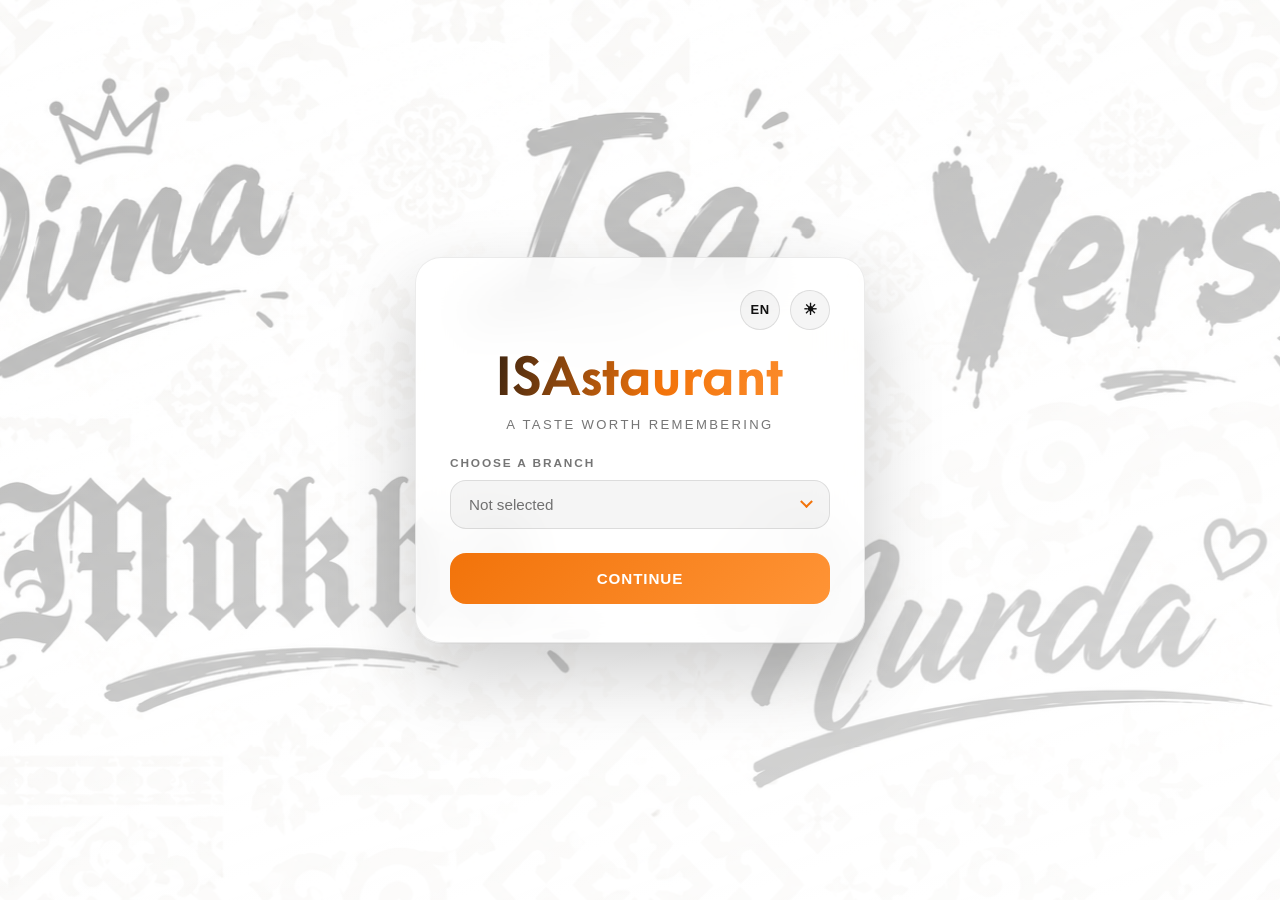
<file: frontend/index.html>
<!DOCTYPE html>
<html lang="ru" data-theme="dark">
<head>
    <meta charset="UTF-8">
    <meta name="viewport" content="width=device-width, initial-scale=1.0">
    <title>ISAstaurant</title>
    <link rel="stylesheet" href="style.css">
</head>
<body>
    <!-- Фоновое изображение + затемняющий слой -->
    <div class="background" aria-hidden="true">
        <div class="background__image"></div>
        <div class="background__overlay"></div>
    </div>

    <main class="page">
        <section class="panel" id="startPanel" aria-labelledby="brandTitle">

            <!-- Переключатели: язык и тема (над названием) -->
            <div class="panel__top">
                <div class="panel__controls">
                    <button
                        type="button"
                        class="toggle"
                        id="langToggle"
                        aria-label="Сменить язык"
                        data-i18n-aria="langToggleLabel">
                        <span class="toggle__value" id="langToggleValue">RU</span>
                    </button>

                    <button
                        type="button"
                        class="toggle"
                        id="themeToggle"
                        aria-label="Сменить тему"
                        data-i18n-aria="themeToggleLabel"
                        aria-pressed="false">
                        <span class="toggle__icon toggle__icon--sun" aria-hidden="true">☀</span>
                        <span class="toggle__icon toggle__icon--moon" aria-hidden="true">☾</span>
                    </button>
                </div>
            </div>

            <!-- Название ресторана -->
            <header class="panel__header">
                <h1 class="brand" id="brandTitle">ISAstaurant</h1>
                <p class="brand__tagline" data-i18n="tagline">Вкус, который запоминается</p>
            </header>

            <!-- Выбор филиала -->
            <div class="field">
                <label class="field__label" for="branchSelect" data-i18n="branchLabel">Выберите филиал</label>

                <div class="select" id="branchSelect">
                    <button
                        type="button"
                        class="select__trigger"
                        id="branchTrigger"
                        aria-haspopup="listbox"
                        aria-expanded="false"
                        aria-controls="branchList">
                        <span class="select__value" id="branchValue" data-i18n="branchPlaceholder">Не выбрано</span>
                        <span class="select__arrow" aria-hidden="true"></span>
                    </button>

                    <ul class="select__list" id="branchList" role="listbox" tabindex="-1"
                        aria-labelledby="branchTrigger"></ul>
                </div>
            </div>

            <!-- Кнопка -->
            <button type="button" class="btn-primary" id="continueBtn" data-i18n="continue">
                Продолжить
            </button>

        </section>
    </main>

    <!-- branches.js — общий справочник филиалов и контактов, грузится первым -->
    <script src="branches.js"></script>
    <script src="script.js"></script>
</body>
</html>
</file>
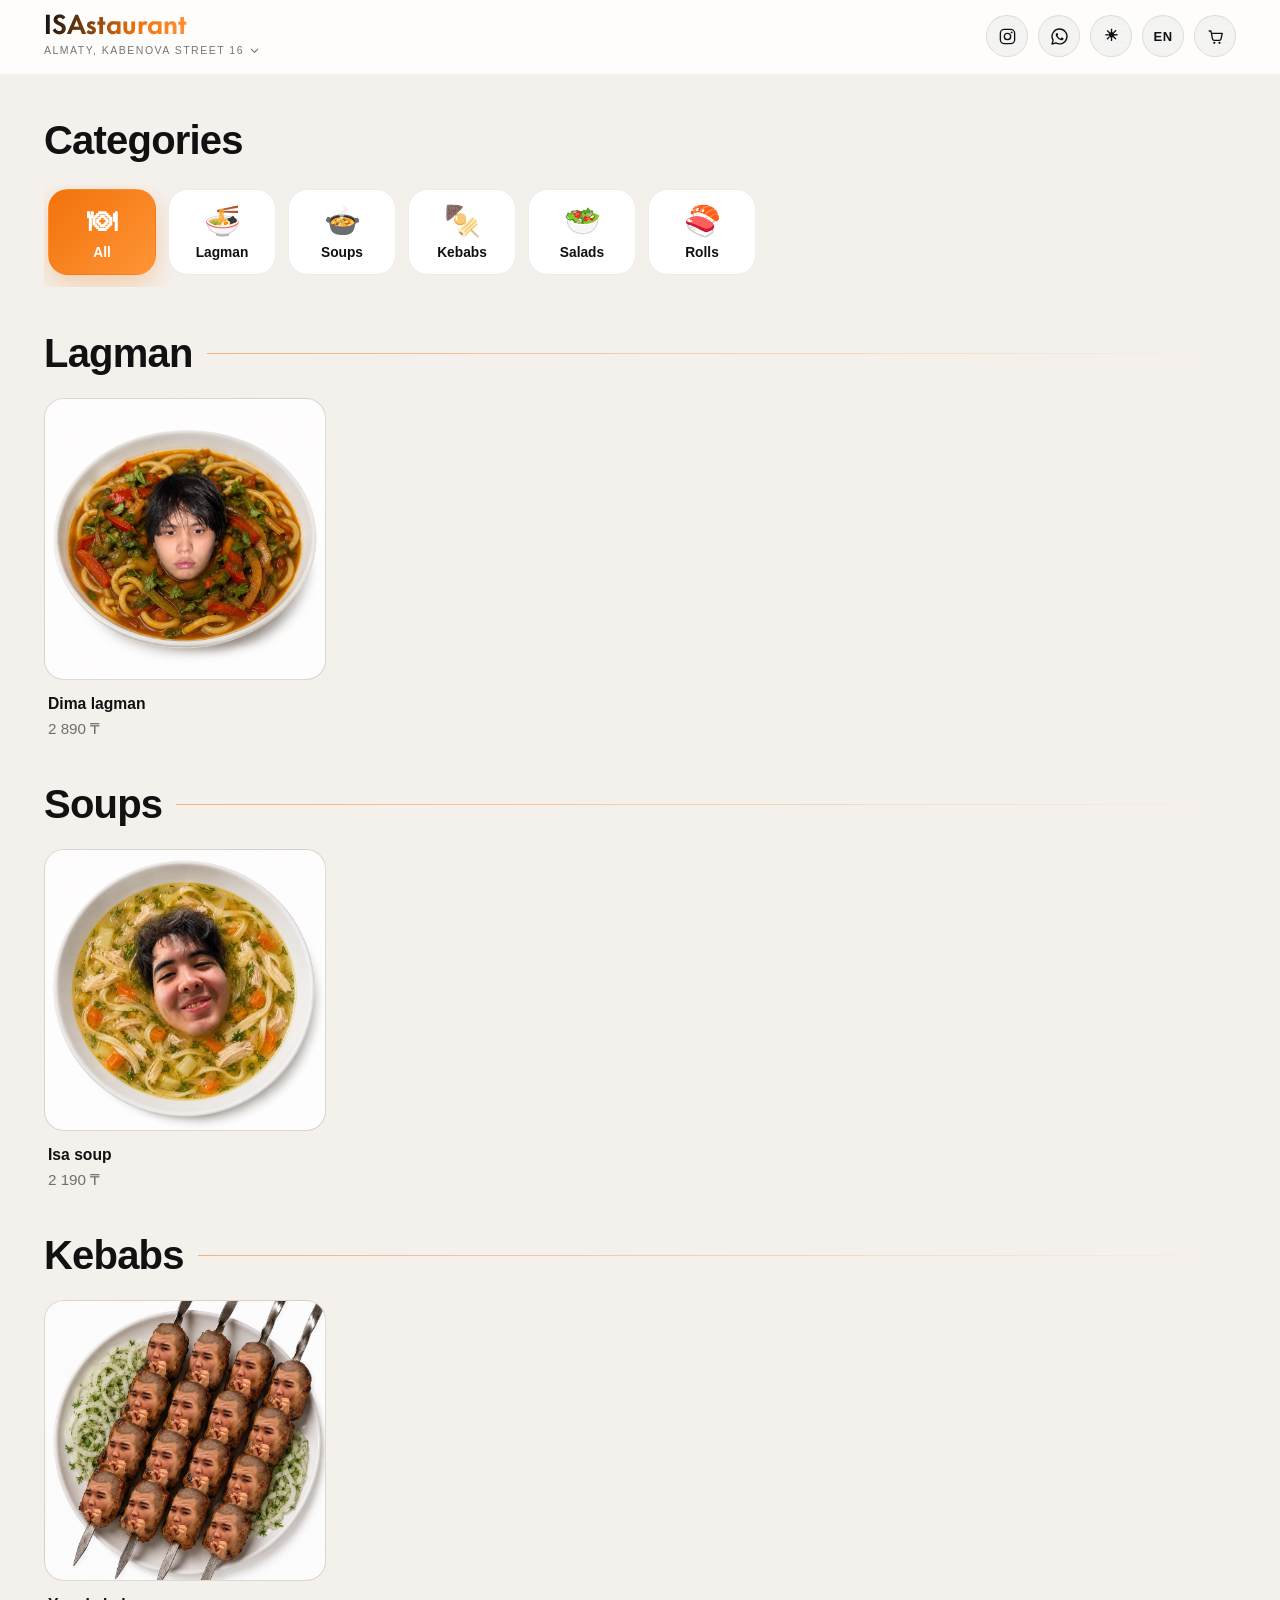
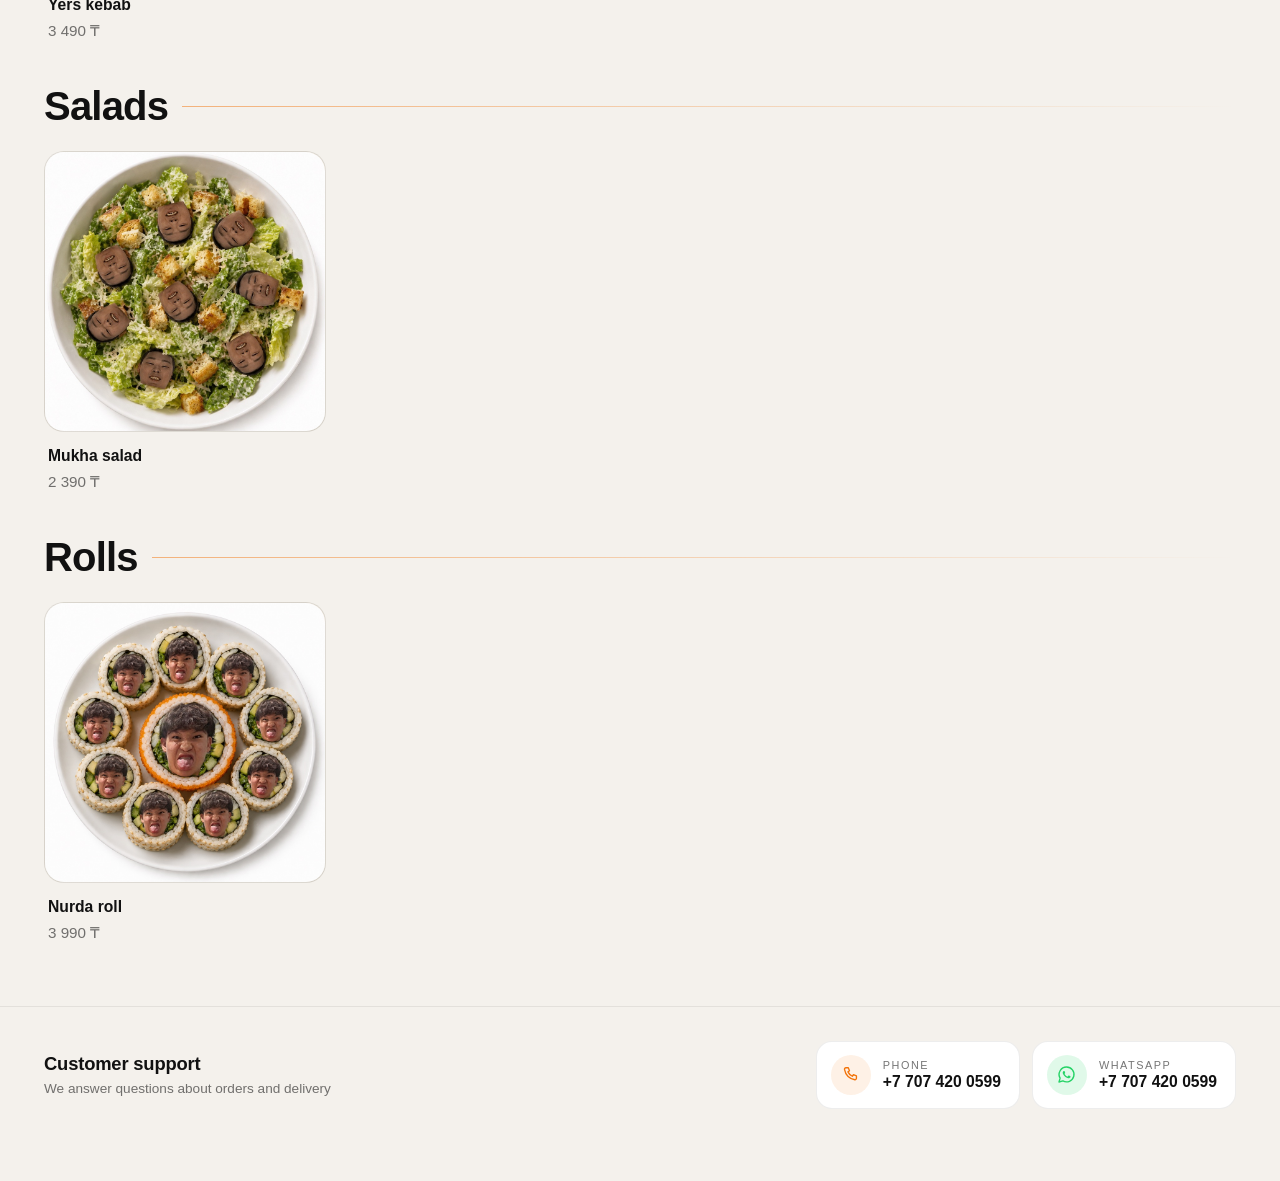
<file: frontend/menu.html>
<!DOCTYPE html>
<html lang="ru" data-theme="dark">
<head>
    <meta charset="UTF-8">
    <meta name="viewport" content="width=device-width, initial-scale=1.0">
    <title>ISAstaurant — Меню</title>
    <!-- style.css даёт переменные тем и @font-face; menu.css — стили этой страницы -->
    <link rel="stylesheet" href="style.css">
    <link rel="stylesheet" href="menu.css">
</head>
<body class="menu-body">

    <!-- ==================== Шапка ==================== -->
    <header class="header" id="header">
        <div class="header__inner">

            <!-- Не .brand: этот класс занят в style.css названием ресторана
                 на стартовой странице, и его background-clip: text красит
                 градиентом весь вложенный текст -->
            <div class="header__brand">
                <a class="logo" href="index.html" aria-label="ISAstaurant — на главную">
                    <span class="logo__name">ISAstaurant</span>
                </a>

                <!-- Переключатель филиала. Кнопка не может лежать внутри
                     ссылки логотипа, поэтому они соседи, а не вложены. -->
                <div class="branch" id="branchSwitch">
                    <button type="button" class="branch__trigger" id="branchTrigger"
                            aria-haspopup="listbox" aria-expanded="false"
                            aria-controls="branchList"
                            aria-label="Сменить филиал" data-i18n-aria="branchSwitchLabel">
                        <span class="branch__value" id="headerBranch"></span>
                        <svg class="branch__arrow" viewBox="0 0 24 24" aria-hidden="true" focusable="false">
                            <path d="M6 9.5l6 6 6-6" fill="none" stroke="currentColor"
                                  stroke-width="2" stroke-linecap="round" stroke-linejoin="round"/>
                        </svg>
                    </button>

                    <ul class="branch__list" id="branchList" role="listbox"
                        aria-label="Филиалы" data-i18n-aria="branchOptions"></ul>
                </div>
            </div>

            <nav class="header__actions" aria-label="Действия">

                <!-- Instagram -->
                <a class="icon-btn"
                   id="instagramLink"
                   href="https://www.instagram.com/bubetaika/"
                   target="_blank"
                   rel="noopener noreferrer"
                   aria-label="Instagram"
                   data-i18n-aria="instagramLabel">
                    <svg viewBox="0 0 24 24" aria-hidden="true" focusable="false">
                        <rect x="3" y="3" width="18" height="18" rx="5"
                              fill="none" stroke="currentColor" stroke-width="1.7"/>
                        <circle cx="12" cy="12" r="4"
                                fill="none" stroke="currentColor" stroke-width="1.7"/>
                        <circle cx="17.2" cy="6.8" r="1.2" fill="currentColor"/>
                    </svg>
                </a>

                <!-- WhatsApp: быстрый канал связи, поэтому в шапке -->
                <a class="icon-btn icon-btn--wa"
                   id="whatsappLink"
                   href="https://wa.me/77074200599"
                   target="_blank"
                   rel="noopener noreferrer"
                   aria-label="Написать в WhatsApp"
                   data-i18n-aria="whatsappLabel">
                    <svg viewBox="0 0 24 24" aria-hidden="true" focusable="false">
                        <path d="M12.04 2.5a9.4 9.4 0 0 0-8.1 14.13L2.5 21.5l4.98-1.4A9.4 9.4 0 1 0 12.04 2.5z"
                              fill="none" stroke="currentColor" stroke-width="1.7"
                              stroke-linejoin="round"/>
                        <path d="M8.9 7.6c.25-.03.5.02.68.42.2.45.66 1.57.72 1.68.06.12.1.26.02.42-.09.16-.13.26-.26.4-.13.14-.27.31-.39.42-.13.12-.26.25-.11.5.15.24.66 1.09 1.42 1.77.97.87 1.79 1.14 2.04 1.27.25.12.4.1.55-.06.15-.17.63-.74.8-1 .17-.25.34-.2.57-.12.23.08 1.46.69 1.71.82.25.12.42.19.48.29.06.1.06.58-.14 1.14-.2.56-1.17 1.1-1.62 1.14-.46.04-.88.2-2.96-.62-2.5-.98-4.06-3.54-4.18-3.7-.12-.17-.99-1.32-.99-2.52 0-1.2.63-1.79.85-2.03.22-.25.48-.31.64-.31z"
                              fill="currentColor"/>
                    </svg>
                </a>

                <!-- Тема -->
                <button type="button"
                        class="icon-btn toggle"
                        id="themeToggle"
                        aria-label="Сменить тему"
                        data-i18n-aria="themeToggleLabel"
                        aria-pressed="false">
                    <span class="toggle__icon toggle__icon--sun" aria-hidden="true">☀</span>
                    <span class="toggle__icon toggle__icon--moon" aria-hidden="true">☾</span>
                </button>

                <!-- Язык -->
                <button type="button"
                        class="icon-btn toggle"
                        id="langToggle"
                        aria-label="Сменить язык"
                        data-i18n-aria="langToggleLabel">
                    <span class="toggle__value" id="langToggleValue">RU</span>
                </button>

                <!-- Корзина -->
                <button type="button"
                        class="icon-btn icon-btn--cart"
                        id="cartBtn"
                        aria-label="Корзина"
                        data-i18n-aria="cartLabel"
                        aria-describedby="cartCountText">
                    <svg viewBox="0 0 24 24" aria-hidden="true" focusable="false">
                        <path d="M4 5h2.2l2.1 10.3a2 2 0 0 0 2 1.6h6.6a2 2 0 0 0 2-1.55L20.5 8H7"
                              fill="none" stroke="currentColor" stroke-width="1.7"
                              stroke-linecap="round" stroke-linejoin="round"/>
                        <circle cx="10.5" cy="20" r="1.4" fill="currentColor"/>
                        <circle cx="17" cy="20" r="1.4" fill="currentColor"/>
                    </svg>
                    <span class="cart-badge" id="cartBadge" aria-hidden="true">0</span>
                </button>

                <!-- Состояние корзины текстом — вне кнопки, иначе aria-label его перекроет -->
                <span class="visually-hidden" id="cartCountText"></span>

            </nav>
        </div>
    </header>

    <main class="menu-page">

        <!-- ==================== Категории ==================== -->
        <section class="section section--categories" aria-labelledby="categoriesTitle">
            <h1 class="section__title" id="categoriesTitle" data-i18n="categoriesTitle">Категории</h1>

            <div class="chips" id="categoryChips" role="group"
                 aria-label="Категории меню" data-i18n-aria="categoriesTitle"></div>
        </section>

        <!-- ==================== Блюда (генерируются в menu.js) ==================== -->
        <div id="menuSections"></div>

        <!-- Пустое состояние -->
        <p class="empty" id="emptyState" hidden data-i18n="emptyState">
            В этой категории пока нет блюд
        </p>

    </main>

    <!-- ==================== Контакты ==================== -->
    <footer class="site-foot">
        <div class="site-foot__inner">
            <div class="site-foot__col">
                <h2 class="site-foot__title" data-i18n="supportTitle">Служба поддержки</h2>
                <p class="site-foot__text" data-i18n="supportHint">
                    Ответим на вопросы по заказу и доставке
                </p>
            </div>

            <div class="site-foot__links">
                <a class="contact" href="tel:+77074200599" id="supportPhone">
                    <span class="contact__icon" aria-hidden="true">
                        <svg viewBox="0 0 24 24" focusable="false">
                            <path d="M6.2 3.5h3l1.5 3.8-1.9 1.4a11 11 0 0 0 5.5 5.5l1.4-1.9 3.8 1.5v3a1.8 1.8 0 0 1-2 1.8A16.5 16.5 0 0 1 4.4 5.5a1.8 1.8 0 0 1 1.8-2z"
                                  fill="none" stroke="currentColor" stroke-width="1.7"
                                  stroke-linejoin="round"/>
                        </svg>
                    </span>
                    <span class="contact__body">
                        <span class="contact__label" data-i18n="supportPhoneLabel">Телефон</span>
                        <span class="contact__value">+7 707 420 0599</span>
                    </span>
                </a>

                <a class="contact contact--wa" href="https://wa.me/77074200599"
                   target="_blank" rel="noopener noreferrer" id="supportWhatsapp">
                    <span class="contact__icon" aria-hidden="true">
                        <svg viewBox="0 0 24 24" focusable="false">
                            <path d="M12.04 2.5a9.4 9.4 0 0 0-8.1 14.13L2.5 21.5l4.98-1.4A9.4 9.4 0 1 0 12.04 2.5z"
                                  fill="none" stroke="currentColor" stroke-width="1.7" stroke-linejoin="round"/>
                            <path d="M8.9 7.6c.25-.03.5.02.68.42.2.45.66 1.57.72 1.68.06.12.1.26.02.42-.09.16-.13.26-.26.4-.13.14-.27.31-.39.42-.13.12-.26.25-.11.5.15.24.66 1.09 1.42 1.77.97.87 1.79 1.14 2.04 1.27.25.12.4.1.55-.06.15-.17.63-.74.8-1 .17-.25.34-.2.57-.12.23.08 1.46.69 1.71.82.25.12.42.19.48.29.06.1.06.58-.14 1.14-.2.56-1.17 1.1-1.62 1.14-.46.04-.88.2-2.96-.62-2.5-.98-4.06-3.54-4.18-3.7-.12-.17-.99-1.32-.99-2.52 0-1.2.63-1.79.85-2.03.22-.25.48-.31.64-.31z"
                                  fill="currentColor"/>
                        </svg>
                    </span>
                    <span class="contact__body">
                        <span class="contact__label">WhatsApp</span>
                        <span class="contact__value">+7 707 420 0599</span>
                    </span>
                </a>
            </div>
        </div>
    </footer>

    <!-- Модальное окно блюда -->
    <div class="modal" id="dishModal" role="dialog" aria-modal="true" aria-labelledby="dishModalTitle">
        <div class="modal__overlay" id="modalOverlay"></div>
        <div class="modal__content">
            <button type="button" class="modal__close" id="modalClose" aria-label="Закрыть">
                <svg viewBox="0 0 24 24" aria-hidden="true" focusable="false">
                    <path d="M18 6L6 18M6 6l12 12" stroke="currentColor" stroke-width="2"
                          stroke-linecap="round" stroke-linejoin="round" fill="none"/>
                </svg>
            </button>

            <div class="modal__media" id="dishModalMedia"></div>

            <div class="modal__body">
                <h2 class="modal__title" id="dishModalTitle"></h2>
                <p class="modal__weight" id="dishModalWeight"></p>

                <section class="modal__section">
                    <h3 class="modal__section-title" data-i18n="dishDescription">Описание</h3>
                    <p class="modal__description" id="dishModalDescription"></p>
                </section>

                <section class="modal__section">
                    <h3 class="modal__section-title" data-i18n="dishIngredients">Состав</h3>
                    <p class="modal__ingredients" id="dishModalIngredients"></p>
                </section>

                <div class="modal__footer">
                    <div class="modal__price" id="dishModalPrice"></div>
                    <button type="button" class="btn-primary" id="dishModalAdd" data-i18n="addToCart">
                        Добавить в корзину
                    </button>
                </div>
            </div>
        </div>
    </div>

    <!-- ==================== Корзина ==================== -->
    <div class="cart" id="cartPanel">
        <div class="cart__overlay" id="cartOverlay"></div>

        <aside class="cart__drawer" role="dialog" aria-modal="true" aria-labelledby="cartTitle">

            <header class="cart__head">
                <div>
                    <h2 class="cart__title" id="cartTitle" data-i18n="cartTitle">Корзина</h2>
                    <p class="cart__subcount" id="cartHeadCount"></p>
                </div>

                <button type="button" class="cart__close" id="cartClose"
                        aria-label="Закрыть" data-i18n-aria="closeLabel">
                    <svg viewBox="0 0 24 24" aria-hidden="true" focusable="false">
                        <path d="M18 6L6 18M6 6l12 12" stroke="currentColor" stroke-width="2"
                              stroke-linecap="round" stroke-linejoin="round" fill="none"/>
                    </svg>
                </button>
            </header>

            <!-- Список блюд (генерируется в menu.js) -->
            <div class="cart__scroll" id="cartScroll">
                <ul class="cart__list" id="cartList"></ul>

                <div class="cart__empty" id="cartEmptyState">
                    <span class="cart__empty-icon" aria-hidden="true">🛒</span>
                    <p class="cart__empty-title" data-i18n="cartEmpty">Корзина пуста</p>
                    <p class="cart__empty-hint" data-i18n="cartEmptyHint">Добавьте блюда из меню</p>
                </div>

                <!-- Форма заказа: карта, адрес, телефон, оплата.
                     Живёт внутри прокрутки — иначе на телефоне список блюд
                     схлопывается до нуля, а низ панели не помещается. -->
                <div class="cart__form" id="cartForm">

                    <h3 class="cart__section-title" id="modeTitle" data-i18n="cartMode">Способ получения</h3>

                    <div class="mode" role="radiogroup" aria-labelledby="modeTitle">
                        <button type="button" class="mode__option" id="modeDelivery"
                                data-mode="delivery" role="radio" aria-checked="true">
                            <span class="mode__emoji" aria-hidden="true">🛵</span>
                            <span class="mode__name" data-i18n="modeDelivery">Доставка</span>
                            <span class="mode__mark" aria-hidden="true"></span>
                        </button>

                        <button type="button" class="mode__option" id="modePickup"
                                data-mode="pickup" role="radio" aria-checked="false">
                            <span class="mode__emoji" aria-hidden="true">🏃</span>
                            <span class="mode__name" data-i18n="modePickup">Самовывоз</span>
                            <span class="mode__mark" aria-hidden="true"></span>
                        </button>
                    </div>

                    <!-- Куда приезжать за заказом. Показываем только при самовывозе -->
                    <div class="pickup" id="pickupInfo" hidden>
                        <span class="pickup__icon" aria-hidden="true">
                            <svg viewBox="0 0 24 24" focusable="false">
                                <path d="M12 21s7-5.6 7-11a7 7 0 1 0-14 0c0 5.4 7 11 7 11z"
                                      fill="none" stroke="currentColor" stroke-width="1.7" stroke-linejoin="round"/>
                                <circle cx="12" cy="10" r="2.5" fill="none" stroke="currentColor" stroke-width="1.7"/>
                            </svg>
                        </span>
                        <span class="pickup__body">
                            <span class="pickup__label" data-i18n="pickupFrom">Забрать из филиала</span>
                            <span class="pickup__branch" id="pickupBranch"></span>
                        </span>
                    </div>

                    <!-- Всё, что ниже, нужно только для доставки -->
                    <div class="delivery-fields" id="deliveryFields">

                    <h3 class="cart__section-title" id="addressTitle" data-i18n="cartAddress">Адрес доставки</h3>

                    <div class="address" id="addressField">
                        <div class="address__row">
                            <svg class="address__pin" viewBox="0 0 24 24" aria-hidden="true" focusable="false">
                                <path d="M12 21s7-5.6 7-11a7 7 0 1 0-14 0c0 5.4 7 11 7 11z"
                                      fill="none" stroke="currentColor" stroke-width="1.7" stroke-linejoin="round"/>
                                <circle cx="12" cy="10" r="2.5" fill="none" stroke="currentColor" stroke-width="1.7"/>
                            </svg>

                            <input type="text"
                                   class="address__input"
                                   id="addressInput"
                                   role="combobox"
                                   autocomplete="off"
                                   aria-autocomplete="list"
                                   aria-expanded="false"
                                   aria-controls="addressList"
                                   aria-labelledby="addressTitle"
                                   aria-describedby="addressError addressNote"
                                   placeholder="Улица и дом"
                                   data-i18n-placeholder="addressPlaceholder">

                            <span class="address__status" id="addressStatus" aria-hidden="true"></span>
                        </div>

                        <!-- Подсказки 2GIS. Открываются вверх: снизу кнопка заказа -->
                        <ul class="address__list" id="addressList" role="listbox"
                            aria-label="Варианты адреса" data-i18n-aria="addressOptions"></ul>
                    </div>

                    <p class="address__error" id="addressError" hidden role="alert"></p>

                    <p class="address__note" id="addressNote">
                        <svg viewBox="0 0 24 24" aria-hidden="true" focusable="false">
                            <path d="M12 21s7-5.6 7-11a7 7 0 1 0-14 0c0 5.4 7 11 7 11z"
                                  fill="none" stroke="currentColor" stroke-width="1.8" stroke-linejoin="round"/>
                            <circle cx="12" cy="10" r="2.4" fill="none" stroke="currentColor" stroke-width="1.8"/>
                        </svg>
                        <span data-i18n="addressNote">Доставляем только по городу Алматы</span>
                    </p>

                    <h3 class="cart__section-title" id="housingTitle" data-i18n="housingTitle">Тип дома</h3>

                    <div class="housing" role="radiogroup" aria-labelledby="housingTitle">
                        <button type="button" class="housing__option" id="housingPrivate"
                                data-housing="private" role="radio" aria-checked="true">
                            <span class="housing__emoji" aria-hidden="true">🏡</span>
                            <span class="housing__name" data-i18n="housingPrivate">Частный дом</span>
                            <span class="housing__mark" aria-hidden="true"></span>
                        </button>

                        <button type="button" class="housing__option" id="housingFlat"
                                data-housing="flat" role="radio" aria-checked="false"
                                aria-controls="flatFields">
                            <span class="housing__emoji" aria-hidden="true">🏢</span>
                            <span class="housing__name" data-i18n="housingFlat">Жилой дом</span>
                            <span class="housing__mark" aria-hidden="true"></span>
                        </button>
                    </div>

                    <!-- Квартира и подъезд — только для жилого дома -->
                    <div class="flat" id="flatFields" hidden>
                        <div class="flat__row">
                            <label class="flat__cell">
                                <span class="flat__label" data-i18n="flatLabel">Квартира</span>
                                <input type="text" class="flat__input" id="flatInput"
                                       inputmode="numeric" autocomplete="off" maxlength="6"
                                       placeholder="12" aria-describedby="flatError">
                            </label>

                            <label class="flat__cell">
                                <span class="flat__label" data-i18n="entranceLabel">Подъезд</span>
                                <input type="text" class="flat__input" id="entranceInput"
                                       inputmode="numeric" autocomplete="off" maxlength="4"
                                       placeholder="—">
                            </label>
                        </div>

                        <p class="flat__error" id="flatError" hidden role="alert"
                           data-i18n="flatRequired">Укажите номер квартиры</p>

                        <p class="flat__note" data-i18n="entranceNote">Подъезд можно не указывать</p>
                    </div>

                    </div><!-- /.delivery-fields -->

                    <h3 class="cart__section-title" id="phoneTitle" data-i18n="cartPhone">Номер телефона</h3>

                    <div class="phone" id="phoneField">
                        <span class="phone__prefix" aria-hidden="true">+7</span>
                        <input type="tel"
                               class="phone__input"
                               id="phoneInput"
                               inputmode="numeric"
                               autocomplete="tel-national"
                               maxlength="13"
                               placeholder="700 000 00 00"
                               aria-labelledby="phoneTitle"
                               aria-describedby="phoneError phoneNote">
                    </div>

                    <p class="phone__error" id="phoneError" hidden role="alert"
                       data-i18n="phoneError">Введите все 10 цифр номера</p>

                    <p class="phone__note" id="phoneNote">
                        <svg viewBox="0 0 24 24" aria-hidden="true" focusable="false">
                            <circle cx="12" cy="12" r="9" fill="none" stroke="currentColor" stroke-width="1.8"/>
                            <path d="M12 7v5.4l3.2 2" fill="none" stroke="currentColor"
                                  stroke-width="1.8" stroke-linecap="round" stroke-linejoin="round"/>
                        </svg>
                        <span data-i18n="phoneNote">Скоро свяжемся с вами для подтверждения заказа</span>
                    </p>

                    <h3 class="cart__section-title" id="payTitle" data-i18n="cartPayment">Способ оплаты</h3>

                    <div class="pay" role="radiogroup" aria-labelledby="payTitle">
                        <button type="button" class="pay__option" id="payKaspi"
                                data-method="kaspi" role="radio" aria-checked="true">
                            <img class="pay__logo" src="images/kaspi.png" alt="" aria-hidden="true">
                            <span class="pay__name">Kaspi</span>
                            <span class="pay__mark" aria-hidden="true"></span>
                        </button>

                        <button type="button" class="pay__option" id="payCard"
                                data-method="card" role="radio" aria-checked="false">
                            <span class="pay__emoji" aria-hidden="true">💳</span>
                            <span class="pay__name" data-i18n="payCard">Картой</span>
                            <span class="pay__mark" aria-hidden="true"></span>
                        </button>

                        <button type="button" class="pay__option" id="payCash"
                                data-method="cash" role="radio" aria-checked="false">
                            <span class="pay__emoji" aria-hidden="true">💵</span>
                            <span class="pay__name" data-i18n="payCash">Наличные</span>
                            <span class="pay__mark" aria-hidden="true"></span>
                        </button>
                    </div>
                </div>
            </div>

            <!-- Экран после оформления заказа -->
            <div class="cart__success" id="cartSuccess" hidden>
                <div class="success__icon" aria-hidden="true">
                    <svg viewBox="0 0 24 24" focusable="false">
                        <path d="M5 12.5l4.5 4.5L19 7.5" fill="none" stroke="currentColor"
                              stroke-width="2.4" stroke-linecap="round" stroke-linejoin="round"/>
                    </svg>
                </div>

                <h3 class="success__title" data-i18n="orderAccepted">Заказ принят</h3>
                <p class="success__text" id="successText"></p>
                <p class="success__pay" id="successPay"></p>

                <button type="button" class="btn-primary success__btn" id="successClose"
                        data-i18n="backToMenu">Вернуться в меню</button>
            </div>

            <!-- Итоги и кнопка — закреплены внизу, всегда на виду -->
            <footer class="cart__foot" id="cartFoot">
                <dl class="totals">
                    <div class="totals__row">
                        <dt data-i18n="cartSubtotal">Сумма заказа</dt>
                        <dd id="cartSubtotal"></dd>
                    </div>
                    <!-- При самовывозе строку прячем: доставки нет -->
                    <div class="totals__row" id="deliveryRow">
                        <dt data-i18n="cartDelivery">Доставка</dt>
                        <dd id="cartDelivery"></dd>
                    </div>
                    <div class="totals__row totals__row--final">
                        <dt data-i18n="cartTotal">Итого</dt>
                        <dd id="cartTotal"></dd>
                    </div>
                </dl>

                <p class="cart__hint" id="cartHint" hidden></p>

                <button type="button" class="btn-primary cart__checkout" id="checkoutBtn"
                        data-i18n="checkout">Оформить заказ</button>
            </footer>

        </aside>
    </div>

    <!-- Уведомление о добавлении в корзину -->
    <div class="toast" id="toast" role="status" aria-live="polite"></div>

    <!-- branches.js — общий справочник филиалов и контактов, грузится первым -->
    <script src="branches.js"></script>
    <script src="menu.js"></script>
</body>
</html>
</file>
<file: frontend/style.css>
/* ============================================================
   ISAstaurant — стартовая панель
   ============================================================ */

/* ---------- Шрифт названия ---------- */
@font-face {
    font-family: 'ISAstaurant';
    src: url('fonts/shr1.otf') format('opentype');
    font-weight: normal;
    font-style: normal;
    font-display: swap;
}

/* ---------- Reset ---------- */
* {
    margin: 0;
    padding: 0;
    box-sizing: border-box;
}

/* ============================================================
   Темы (CSS variables)
   ============================================================ */

/* Dark — базовая тема: чёрный / оранжевый / белый */
:root,
[data-theme="dark"] {
    --accent:            #ff7a1a;
    --accent-soft:       #ff9a4d;
    --accent-glow:       rgba(255, 122, 26, 0.35);
    /* Лёгкая заливка — для выбранных карточек и подсказок, чтобы не «мутить» фон */
    --accent-tint:       rgba(255, 122, 26, 0.12);

    /* Ошибки ввода */
    --danger:            #ff5b5e;
    --danger-tint:       rgba(255, 91, 94, 0.12);

    --bg:                #0b0b0c;
    --panel-bg:          rgba(18, 18, 20, 0.72);
    /* Непрозрачный — список перекрывает кнопку, она не должна просвечивать */
    --dropdown-bg:       #1c1c1f;
    --panel-border:      rgba(255, 255, 255, 0.10);
    --panel-shadow:      0 30px 80px rgba(0, 0, 0, 0.55);

    --text:              #ffffff;
    --text-muted:        rgba(255, 255, 255, 0.62);

    --control-bg:        rgba(255, 255, 255, 0.06);
    --control-bg-hover:  rgba(255, 255, 255, 0.12);
    --control-border:    rgba(255, 255, 255, 0.14);

    /* Поверхности страницы меню */
    --surface:           #141416;
    --surface-hover:     #1b1b1e;
    --surface-border:    rgba(255, 255, 255, 0.08);
    --header-bg:         rgba(11, 11, 12, 0.82);
    --media-bg:          linear-gradient(145deg, #1e1e22, #141416);

    --overlay:           linear-gradient(160deg, rgba(0,0,0,0.72), rgba(0,0,0,0.86));
    --btn-text:          #0b0b0c;
}

/* Light — белый / оранжевый / чёрный */
[data-theme="light"] {
    --accent:            #f2730a;
    --accent-soft:       #ff9436;
    --accent-glow:       rgba(242, 115, 10, 0.28);
    --accent-tint:       rgba(242, 115, 10, 0.10);

    --danger:            #d92b2e;
    --danger-tint:       rgba(217, 43, 46, 0.10);

    --bg:                #f4f1ec;
    --panel-bg:          rgba(255, 255, 255, 0.80);
    --dropdown-bg:       #ffffff;
    --panel-border:      rgba(0, 0, 0, 0.08);
    --panel-shadow:      0 30px 80px rgba(0, 0, 0, 0.20);

    --text:              #111111;
    --text-muted:        rgba(17, 17, 17, 0.58);

    --control-bg:        rgba(0, 0, 0, 0.04);
    --control-bg-hover:  rgba(0, 0, 0, 0.08);
    --control-border:    rgba(0, 0, 0, 0.10);

    /* Поверхности страницы меню */
    --surface:           #ffffff;
    --surface-hover:     #ffffff;
    --surface-border:    rgba(0, 0, 0, 0.07);
    --header-bg:         rgba(255, 255, 255, 0.86);
    --media-bg:          linear-gradient(145deg, #f0ece5, #e6e1d8);

    --overlay:           linear-gradient(160deg, rgba(255,255,255,0.68), rgba(255,255,255,0.84));
    --btn-text:          #ffffff;
}

/* Плавная смена темы */
body,
.panel,
.select__trigger,
.select__list,
.toggle,
.btn-primary,
.background__overlay {
    transition:
        background-color .45s ease,
        background .45s ease,
        color .45s ease,
        border-color .45s ease,
        box-shadow .45s ease;
}

/* ============================================================
   Базовый layout
   ============================================================ */
body {
    min-height: 100vh;
    min-height: 100dvh;
    font-family: -apple-system, BlinkMacSystemFont, 'Segoe UI', Roboto, Helvetica, Arial, sans-serif;
    background-color: var(--bg);
    color: var(--text);
    -webkit-font-smoothing: antialiased;
    overflow-x: hidden;
}

/* ---------- Фон ---------- */
.background {
    position: fixed;
    inset: 0;
    z-index: -1;
    overflow: hidden;
}

.background__image {
    position: absolute;
    inset: -3%;
    background-image: url('main.png');
    background-size: cover;
    background-position: center;
    background-repeat: no-repeat;
    /* Лёгкий «дышащий» эффект фона */
    animation: bgDrift 28s ease-in-out infinite alternate;
    will-change: transform;
}

.background__overlay {
    position: absolute;
    inset: 0;
    background: var(--overlay);
}

@keyframes bgDrift {
    from { transform: scale(1.04) translate3d(0, 0, 0); }
    to   { transform: scale(1.10) translate3d(0, -1.2%, 0); }
}

.page {
    min-height: 100vh;
    min-height: 100dvh;
    display: flex;
    align-items: center;
    justify-content: center;
    padding: 24px;
}

/* ============================================================
   Панель
   ============================================================ */
.panel {
    position: relative;
    width: 100%;
    max-width: 450px;
    padding: 32px 34px 38px;
    border-radius: 26px;
    background: var(--panel-bg);
    border: 1px solid var(--panel-border);
    box-shadow: var(--panel-shadow);
    backdrop-filter: blur(22px) saturate(130%);
    -webkit-backdrop-filter: blur(22px) saturate(130%);
    text-align: center;
    display: flex;
    flex-direction: column;
    gap: 24px;

    animation: panelIn .9s cubic-bezier(.22, 1, .36, 1) both;
}

@keyframes panelIn {
    from { opacity: 0; transform: translateY(28px) scale(.97); }
    to   { opacity: 1; transform: translateY(0) scale(1); }
}

/* Появление внутренних блоков — каскадом */
.panel__top,
.panel__header,
.field,
.btn-primary {
    animation: fadeUp .8s cubic-bezier(.22, 1, .36, 1) both;
}

.panel__top      { animation-delay: .15s; }
.panel__header   { animation-delay: .28s; }
.field           { animation-delay: .42s; }
.btn-primary     { animation-delay: .56s; }

@keyframes fadeUp {
    from { opacity: 0; transform: translateY(16px); }
    to   { opacity: 1; transform: translateY(0); }
}

/* ============================================================
   Переключатели (язык / тема)
   ============================================================ */
.panel__top {
    display: flex;
    justify-content: flex-end;
    width: 100%;
}

.panel__controls {
    display: flex;
    gap: 10px;
}

.toggle {
    position: relative;
    width: 40px;
    height: 40px;
    display: grid;
    place-items: center;
    border-radius: 50%;
    border: 1px solid var(--control-border);
    background: var(--control-bg);
    color: var(--text);
    font-size: 13px;
    font-weight: 600;
    letter-spacing: .04em;
    cursor: pointer;
    overflow: hidden;
    transition: transform .3s cubic-bezier(.22, 1, .36, 1),
                background-color .3s ease,
                border-color .3s ease,
                box-shadow .3s ease;
}

.toggle:hover {
    background: var(--control-bg-hover);
    border-color: var(--accent);
    transform: translateY(-2px);
}

.toggle:active { transform: scale(.92); }

.toggle:focus-visible {
    outline: 2px solid var(--accent);
    outline-offset: 3px;
}

/* Анимация смены языка */
.toggle__value {
    display: inline-block;
    transition: transform .35s cubic-bezier(.22, 1, .36, 1), opacity .35s ease;
}

.toggle.is-switching .toggle__value {
    transform: translateY(-120%) rotate(-12deg);
    opacity: 0;
}

/* Анимация смены темы: солнце / луна сменяют друг друга */
.toggle__icon {
    position: absolute;
    font-size: 16px;
    line-height: 1;
    transition: transform .5s cubic-bezier(.22, 1, .36, 1), opacity .4s ease;
}

.toggle__icon--sun  { opacity: 0; transform: translateY(120%) rotate(90deg); }
.toggle__icon--moon { opacity: 1; transform: translateY(0)    rotate(0deg); }

[data-theme="light"] .toggle__icon--sun  { opacity: 1; transform: translateY(0)     rotate(0deg); }
[data-theme="light"] .toggle__icon--moon { opacity: 0; transform: translateY(-120%) rotate(-90deg); }

/* ============================================================
   Название
   ============================================================ */
.panel__header {}

.brand {
    font-family: 'ISAstaurant', Georgia, 'Times New Roman', serif;
    font-size: clamp(2.4rem, 9vw, 3.2rem);
    font-weight: 400;
    line-height: 1.05;
    letter-spacing: .01em;
    color: var(--text);
    /* Оранжевый акцент на названии */
    background: linear-gradient(105deg, var(--text) 0%, var(--accent) 55%, var(--accent-soft) 100%);
    -webkit-background-clip: text;
    background-clip: text;
    -webkit-text-fill-color: transparent;
}

.brand__tagline {
    margin-top: 10px;
    font-size: .82rem;
    letter-spacing: .18em;
    text-transform: uppercase;
    color: var(--text-muted);
}

/* ============================================================
   Поле «Выберите филиал»
   ============================================================ */
/* .field и .btn-primary — flex-элементы панели, и оба создают собственный
   stacking context (animation: fadeUp с fill-mode both оставляет transform).
   Поэтому z-index списка сравнивается не с кнопкой, а с этим контейнером:
   поднимаем .field целиком — тогда весь его контент ложится поверх кнопки. */
.field {
    position: relative;
    z-index: 10;
    text-align: left;
}

.field__label {
    display: block;
    margin-bottom: 10px;
    font-size: .74rem;
    font-weight: 600;
    letter-spacing: .16em;
    text-transform: uppercase;
    color: var(--text-muted);
}

/* ---------- Кастомный select ----------
   Важно: никаких transform/filter/opacity на .select — они создали бы
   stacking context и снова заперли бы список внутри поля. */
.select {
    position: relative;
}

.select__trigger {
    width: 100%;
    display: flex;
    align-items: center;
    justify-content: space-between;
    gap: 12px;
    padding: 15px 18px;
    border-radius: 16px;
    border: 1px solid var(--control-border);
    background: var(--control-bg);
    color: var(--text);
    font-size: .95rem;
    font-family: inherit;
    text-align: left;
    cursor: pointer;
    transition: border-color .3s ease, background-color .3s ease, box-shadow .3s ease;
}

.select__trigger:hover { border-color: var(--accent); }

.select__trigger:focus-visible {
    outline: none;
    border-color: var(--accent);
    box-shadow: 0 0 0 3px var(--accent-glow);
}

.select.is-open .select__trigger {
    border-color: var(--accent);
    box-shadow: 0 0 0 3px var(--accent-glow);
}

.select__value {
    overflow: hidden;
    text-overflow: ellipsis;
    white-space: nowrap;
}

.select__value.is-placeholder { color: var(--text-muted); }

.select__arrow {
    flex-shrink: 0;
    width: 9px;
    height: 9px;
    border-right: 2px solid var(--accent);
    border-bottom: 2px solid var(--accent);
    transform: rotate(45deg) translate(-2px, -2px);
    transition: transform .35s cubic-bezier(.22, 1, .36, 1);
}

.select.is-open .select__arrow {
    transform: rotate(225deg) translate(-2px, -2px);
}

/* Выпадающий список */
.select__list {
    position: absolute;
    top: calc(100% + 8px);
    left: 0;
    right: 0;
    z-index: 1000;
    max-height: 280px;
    overflow-y: auto;
    list-style: none;
    padding: 6px;
    border-radius: 16px;
    border: 1px solid var(--panel-border);
    background: var(--dropdown-bg);
    box-shadow: 0 18px 50px rgba(0, 0, 0, .45);

    /* Плавное открытие */
    opacity: 0;
    visibility: hidden;
    transform: translateY(-8px) scale(.98);
    transform-origin: top center;
    transition: opacity .28s ease,
                transform .28s cubic-bezier(.22, 1, .36, 1),
                visibility .28s,
                background-color .45s ease,
                border-color .45s ease;
}

/* Вариант: список открывается вверх, если недостаточно места */
.select.is-open-above .select__list {
    top: auto;
    bottom: calc(100% + 8px);
    transform-origin: bottom center;
}

.select.is-open .select__list,
.select.is-open-above .select__list {
    opacity: 1;
    visibility: visible;
    transform: translateY(0) scale(1);
}

.select__option {
    padding: 13px 14px;
    border-radius: 11px;
    font-size: .9rem;
    line-height: 1.35;
    color: var(--text);
    cursor: pointer;
    transition: background-color .22s ease, color .22s ease, padding-left .22s ease;
}

.select__option:hover,
.select__option.is-active {
    background: var(--control-bg-hover);
    padding-left: 18px;
}

.select__option[aria-selected="true"] {
    color: var(--accent);
    font-weight: 600;
}

/* ============================================================
   Кнопка «Продолжить»
   ============================================================ */
.btn-primary {
    position: relative;
    z-index: 0;          /* строго ниже .field, чтобы список ложился поверх */
    width: 100%;
    padding: 17px 24px;
    border: none;
    border-radius: 16px;
    background: linear-gradient(135deg, var(--accent), var(--accent-soft));
    color: var(--btn-text);
    font-family: inherit;
    font-size: .95rem;
    font-weight: 700;
    letter-spacing: .06em;
    text-transform: uppercase;
    cursor: pointer;
    overflow: hidden;
    box-shadow: 0 10px 30px var(--accent-glow);
    transition: transform .35s cubic-bezier(.22, 1, .36, 1), box-shadow .35s ease, opacity .3s ease;
}

/* Блик, пробегающий по кнопке при наведении */
.btn-primary::after {
    content: '';
    position: absolute;
    top: 0;
    left: -60%;
    width: 45%;
    height: 100%;
    background: linear-gradient(100deg, transparent, rgba(255, 255, 255, .45), transparent);
    transform: skewX(-20deg);
    transition: left .6s cubic-bezier(.22, 1, .36, 1);
}

.btn-primary:hover {
    transform: translateY(-3px);
    box-shadow: 0 16px 40px var(--accent-glow);
}

.btn-primary:hover::after { left: 115%; }

.btn-primary:active { transform: translateY(-1px) scale(.99); }

.btn-primary:focus-visible {
    outline: 2px solid var(--text);
    outline-offset: 3px;
}

/* Нет выбранного филиала — кнопка приглушена, но кликабельна (даёт подсказку) */
.btn-primary.is-idle { opacity: .55; box-shadow: none; }

/* Подсветка поля, если филиал не выбран */
@keyframes shake {
    0%, 100% { transform: translateX(0); }
    20%      { transform: translateX(-6px); }
    40%      { transform: translateX(6px); }
    60%      { transform: translateX(-4px); }
    80%      { transform: translateX(4px); }
}

.select.is-invalid { animation: shake .4s ease; }
.select.is-invalid .select__trigger { border-color: var(--accent); }

/* ============================================================
   Адаптивность
   ============================================================ */
@media (max-width: 520px) {
    .page   { padding: 18px; }
    .panel  { padding: 28px 22px 32px; border-radius: 22px; gap: 20px; }
    .brand__tagline  { font-size: .72rem; letter-spacing: .14em; }
    .btn-primary     { padding: 16px 20px; }
}

@media (max-height: 620px) {
    .panel__header { margin-bottom: 22px; }
    .field         { margin-bottom: 18px; }
}

/* Уважение к системной настройке «меньше движения» */
@media (prefers-reduced-motion: reduce) {
    *,
    *::before,
    *::after {
        animation-duration: .01ms !important;
        animation-iteration-count: 1 !important;
        transition-duration: .01ms !important;
    }
}
</file>
<file: frontend/menu.css>
/* ============================================================
   ISAstaurant — страница меню
   Переменные тем и @font-face берутся из style.css
   ============================================================ */

/* ---------- База ---------- */
.menu-body {
    background-color: var(--bg);
    color: var(--text);
    /* Стартовая страница центрирует контент — здесь нужен обычный поток */
    display: block;
    padding-bottom: 64px;
}

.visually-hidden {
    position: absolute;
    width: 1px;
    height: 1px;
    margin: -1px;
    padding: 0;
    overflow: hidden;
    clip: rect(0 0 0 0);
    white-space: nowrap;
    border: 0;
}

/* ============================================================
   Шапка
   ============================================================ */
.header {
    position: sticky;
    top: 0;
    z-index: 100;
    background: var(--header-bg);
    backdrop-filter: blur(18px) saturate(140%);
    -webkit-backdrop-filter: blur(18px) saturate(140%);
    border-bottom: 1px solid transparent;
    transition: border-color .35s ease, box-shadow .35s ease, background-color .45s ease;

    animation: headerDrop .7s cubic-bezier(.22, 1, .36, 1) both;
}

/* Тень появляется только когда страница прокручена */
.header.is-scrolled {
    border-bottom-color: var(--surface-border);
    box-shadow: 0 8px 30px rgba(0, 0, 0, .18);
}

@keyframes headerDrop {
    from { opacity: 0; transform: translateY(-100%); }
    to   { opacity: 1; transform: translateY(0); }
}

.header__inner {
    max-width: 1240px;
    margin: 0 auto;
    padding: 14px 24px;
    display: flex;
    align-items: center;
    justify-content: space-between;
    gap: 16px;
}

/* ---------- Логотип ---------- */
.logo {
    display: flex;
    flex-direction: column;
    gap: 2px;
    text-decoration: none;
    transition: opacity .3s ease;
}

.logo:hover { opacity: .78; }

.logo:focus-visible {
    outline: 2px solid var(--accent);
    outline-offset: 4px;
    border-radius: 8px;
}

.logo__name {
    font-family: 'ISAstaurant', Georgia, serif;
    font-size: 1.6rem;
    line-height: 1;
    background: linear-gradient(105deg, var(--text) 0%, var(--accent) 65%, var(--accent-soft) 100%);
    -webkit-background-clip: text;
    background-clip: text;
    -webkit-text-fill-color: transparent;
}

/* ---------- Переключатель филиала ---------- */
/* Имя .brand занято в style.css (название ресторана на стартовой странице),
   поэтому здесь свой класс — иначе оттуда наследуется serif, огромный
   font-size и background-clip: text, который ломает отрисовку текста */
.header__brand {
    display: flex;
    flex-direction: column;
    align-items: flex-start;
    gap: 2px;
    min-width: 0;
}

.branch { position: relative; }

.branch__trigger {
    display: flex;
    align-items: center;
    gap: 4px;
    max-width: 100%;
    padding: 2px 0;
    border: none;
    background: none;
    color: var(--text-muted);
    font-family: inherit;
    font-size: .66rem;
    letter-spacing: .14em;
    text-transform: uppercase;
    cursor: pointer;
    transition: color .3s ease;
}

.branch__trigger:hover { color: var(--accent); }

.branch__trigger:focus-visible {
    outline: 2px solid var(--accent);
    outline-offset: 3px;
    border-radius: 6px;
}

.branch__value {
    overflow: hidden;
    text-overflow: ellipsis;
    white-space: nowrap;
}

.branch__arrow {
    width: 13px;
    height: 13px;
    flex-shrink: 0;
    transition: transform .3s cubic-bezier(.22, 1, .36, 1);
}

.branch.is-open .branch__arrow { transform: rotate(180deg); }

.branch__list {
    position: absolute;
    top: calc(100% + 10px);
    left: 0;
    z-index: 120;
    min-width: 260px;
    padding: 6px;
    list-style: none;
    border-radius: 16px;
    /* Непрозрачный фон: список ложится поверх меню */
    background: var(--dropdown-bg);
    border: 1px solid var(--panel-border);
    box-shadow: 0 22px 55px rgba(0, 0, 0, .45);

    opacity: 0;
    visibility: hidden;
    transform: translateY(-8px);
    transform-origin: top left;
    transition: opacity .25s ease, transform .3s cubic-bezier(.22, 1, .36, 1), visibility .25s;
}

.branch.is-open .branch__list {
    opacity: 1;
    visibility: visible;
    transform: translateY(0);
}

.branch__option {
    display: flex;
    align-items: center;
    gap: 9px;
    padding: 11px 12px;
    border-radius: 12px;
    font-size: .84rem;
    line-height: 1.35;
    color: var(--text);
    cursor: pointer;
    transition: background-color .2s ease, color .2s ease;
}

.branch__option:hover,
.branch__option.is-active {
    background: var(--accent-tint);
    color: var(--accent);
}

/* Точка у выбранного филиала */
.branch__option::before {
    content: '';
    flex-shrink: 0;
    width: 7px;
    height: 7px;
    border-radius: 50%;
    border: 2px solid var(--control-border);
    transition: border-color .2s ease, background-color .2s ease;
}

.branch__option[aria-selected="true"]::before {
    border-color: var(--accent);
    background: var(--accent);
}

.branch__option[aria-selected="true"] { color: var(--accent); font-weight: 600; }

/* ---------- Кнопки-иконки ---------- */
.header__actions {
    display: flex;
    align-items: center;
    gap: 10px;
}

.icon-btn {
    position: relative;
    width: 42px;
    height: 42px;
    flex-shrink: 0;
    display: grid;
    place-items: center;
    border-radius: 50%;
    border: 1px solid var(--control-border);
    background: var(--control-bg);
    color: var(--text);
    font-size: 13px;
    font-weight: 600;
    letter-spacing: .04em;
    text-decoration: none;
    cursor: pointer;
    overflow: hidden;
    transition: transform .3s cubic-bezier(.22, 1, .36, 1),
                background-color .3s ease,
                border-color .3s ease,
                color .3s ease;
}

.icon-btn svg {
    width: 19px;
    height: 19px;
    display: block;
}

.icon-btn:hover {
    background: var(--control-bg-hover);
    border-color: var(--accent);
    color: var(--accent);
    transform: translateY(-2px);
}

.icon-btn:active { transform: scale(.92); }

.icon-btn:focus-visible {
    outline: 2px solid var(--accent);
    outline-offset: 3px;
}

/* ---------- Корзина ---------- */
.icon-btn--cart { overflow: visible; }

.cart-badge {
    position: absolute;
    top: -4px;
    right: -4px;
    min-width: 20px;
    height: 20px;
    padding: 0 5px;
    display: grid;
    place-items: center;
    border-radius: 10px;
    background: var(--accent);
    color: var(--btn-text);
    font-size: .68rem;
    font-weight: 700;
    line-height: 1;

    opacity: 0;
    transform: scale(.4);
    transition: opacity .28s ease, transform .35s cubic-bezier(.34, 1.56, .64, 1);
}

.cart-badge.is-visible { opacity: 1; transform: scale(1); }

/* Толчок при добавлении товара */
.icon-btn--cart.is-bumped { animation: cartBump .45s cubic-bezier(.34, 1.56, .64, 1); }

@keyframes cartBump {
    0%   { transform: scale(1); }
    40%  { transform: scale(1.18); }
    100% { transform: scale(1); }
}

/* WhatsApp — зелёный на наведении, как принято у мессенджера */
.icon-btn--wa:hover {
    border-color: #25d366;
    color: #25d366;
}

/* ============================================================
   Контакты в подвале
   ============================================================ */
.site-foot {
    margin-top: 64px;
    padding: 34px 0 8px;
    border-top: 1px solid var(--surface-border);
}

.site-foot__inner {
    max-width: 1240px;
    margin: 0 auto;
    padding: 0 24px;
    display: flex;
    flex-wrap: wrap;
    align-items: center;
    justify-content: space-between;
    gap: 24px;
}

.site-foot__title {
    font-size: 1.15rem;
    font-weight: 800;
    letter-spacing: -.01em;
    margin-bottom: 6px;
}

.site-foot__text {
    font-size: .85rem;
    color: var(--text-muted);
}

.site-foot__links {
    display: flex;
    flex-wrap: wrap;
    gap: 12px;
}

.contact {
    display: flex;
    align-items: center;
    gap: 12px;
    padding: 13px 18px 13px 14px;
    border-radius: 16px;
    border: 1px solid var(--surface-border);
    background: var(--surface);
    color: var(--text);
    text-decoration: none;
    transition: transform .32s cubic-bezier(.22, 1, .36, 1),
                border-color .32s ease, box-shadow .32s ease;
}

.contact:hover {
    border-color: var(--accent);
    transform: translateY(-3px);
    box-shadow: 0 14px 32px rgba(0, 0, 0, .22);
}

.contact:active { transform: translateY(-1px); }

.contact:focus-visible {
    outline: 2px solid var(--accent);
    outline-offset: 3px;
}

.contact__icon {
    width: 40px;
    height: 40px;
    flex-shrink: 0;
    display: grid;
    place-items: center;
    border-radius: 50%;
    background: var(--accent-tint);
    color: var(--accent);
    transition: background-color .32s ease, color .32s ease;
}

.contact__icon svg { width: 19px; height: 19px; display: block; }

/* У WhatsApp свой фирменный цвет */
.contact--wa .contact__icon {
    background: rgba(37, 211, 102, .14);
    color: #25d366;
}

.contact--wa:hover { border-color: #25d366; }

.contact__body {
    display: flex;
    flex-direction: column;
    gap: 2px;
}

.contact__label {
    font-size: .68rem;
    letter-spacing: .14em;
    text-transform: uppercase;
    color: var(--text-muted);
}

.contact__value {
    font-size: .98rem;
    font-weight: 700;
    font-variant-numeric: tabular-nums;
    white-space: nowrap;
}

/* ============================================================
   Секции
   ============================================================ */
.menu-page {
    max-width: 1240px;
    margin: 0 auto;
    padding: 0 24px;
}

.section { padding-top: 44px; }

.section__title {
    font-size: clamp(1.7rem, 4.4vw, 2.5rem);
    font-weight: 800;
    letter-spacing: -.02em;
    margin-bottom: 22px;
}

/* Заголовок категории с оранжевой чертой */
.section__title--category {
    display: flex;
    align-items: center;
    gap: 14px;
}

.section__title--category::after {
    content: '';
    flex: 1;
    height: 1px;
    background: linear-gradient(90deg, var(--accent), transparent);
    opacity: .5;
}

/* ============================================================
   Чипы категорий
   ============================================================ */
.chips {
    display: flex;
    gap: 12px;
    overflow-x: auto;
    padding: 4px 4px 12px;
    scrollbar-width: none;
    -webkit-overflow-scrolling: touch;
}

.chips::-webkit-scrollbar { display: none; }

.chip {
    flex: 0 0 auto;
    min-width: 108px;
    padding: 16px 18px 14px;
    display: flex;
    flex-direction: column;
    align-items: center;
    gap: 10px;
    border-radius: 20px;
    border: 1px solid var(--surface-border);
    background: var(--surface);
    color: var(--text);
    font-family: inherit;
    font-size: .86rem;
    font-weight: 600;
    cursor: pointer;
    white-space: nowrap;
    transition: transform .32s cubic-bezier(.22, 1, .36, 1),
                background-color .32s ease,
                border-color .32s ease,
                color .32s ease,
                box-shadow .32s ease;

    /* Каскадное появление; --i задаётся в JS */
    opacity: 0;
    transform: translateY(14px);
    animation: chipIn .55s cubic-bezier(.22, 1, .36, 1) forwards;
    animation-delay: calc(var(--i, 0) * 60ms + 150ms);
}

@keyframes chipIn {
    to { opacity: 1; transform: translateY(0); }
}

.chip__emoji {
    font-size: 1.85rem;
    line-height: 1;
    transition: transform .35s cubic-bezier(.34, 1.56, .64, 1);
}

.chip:hover {
    border-color: var(--accent);
    transform: translateY(-3px);
}

.chip:hover .chip__emoji { transform: scale(1.14) rotate(-6deg); }

.chip:active { transform: translateY(-1px) scale(.97); }

.chip:focus-visible {
    outline: 2px solid var(--accent);
    outline-offset: 3px;
}

.chip[aria-pressed="true"] {
    background: linear-gradient(135deg, var(--accent), var(--accent-soft));
    border-color: transparent;
    color: var(--btn-text);
    box-shadow: 0 10px 26px var(--accent-glow);
}

/* ============================================================
   Сетка блюд
   ============================================================ */
.dish-grid {
    display: grid;
    grid-template-columns: repeat(auto-fill, minmax(228px, 1fr));
    gap: 26px 22px;
}

.dish {
    position: relative;
    display: flex;
    flex-direction: column;
    cursor: default;

    /* Появление при скролле — класс is-visible ставит IntersectionObserver */
    opacity: 0;
    transform: translateY(22px);
    transition: opacity .6s cubic-bezier(.22, 1, .36, 1),
                transform .6s cubic-bezier(.22, 1, .36, 1);
    transition-delay: calc(var(--i, 0) * 55ms);
}

.dish.is-visible { opacity: 1; transform: translateY(0); }

/* ---------- Место под фото ---------- */
.dish__media {
    position: relative;
    /* Фото блюд квадратные — так тарелка помещается целиком, без обрезки краёв */
    aspect-ratio: 1 / 1;
    display: grid;
    place-items: center;
    border-radius: 20px;
    border: 1px solid var(--surface-border);
    background: var(--media-bg);
    overflow: hidden;
    transition: transform .4s cubic-bezier(.22, 1, .36, 1),
                box-shadow .4s ease,
                border-color .4s ease;
}

/* Мягкий оранжевый блик — виден только под emoji-плейсхолдером */
.dish__media::before {
    content: '';
    position: absolute;
    top: -40%;
    right: -30%;
    width: 75%;
    height: 110%;
    background: radial-gradient(circle, var(--accent-glow), transparent 65%);
    opacity: .55;
    transition: opacity .45s ease, transform .6s ease;
}

/* ---------- Фотография блюда ---------- */
.dish__photo {
    position: absolute;
    inset: 0;
    width: 100%;
    height: 100%;
    object-fit: cover;
    display: block;
    transition: transform .55s cubic-bezier(.22, 1, .36, 1);
}

.dish:hover .dish__photo { transform: scale(1.06); }

.dish__emoji {
    position: relative;
    font-size: 3.1rem;
    line-height: 1;
    filter: drop-shadow(0 6px 14px rgba(0, 0, 0, .28));
    transition: transform .45s cubic-bezier(.34, 1.56, .64, 1);
}

.dish:hover .dish__media {
    transform: translateY(-6px);
    border-color: var(--accent);
    box-shadow: 0 18px 40px rgba(0, 0, 0, .28);
}

.dish:hover .dish__media::before { opacity: .9; transform: scale(1.15); }
.dish:hover .dish__emoji { transform: scale(1.12) rotate(-4deg); }

/* ---------- Кнопка «добавить» ---------- */
.dish__add {
    position: absolute;
    right: 10px;
    bottom: 10px;
    width: 38px;
    height: 38px;
    display: grid;
    place-items: center;
    border: none;
    border-radius: 50%;
    background: linear-gradient(135deg, var(--accent), var(--accent-soft));
    color: var(--btn-text);
    font-size: 1.25rem;
    font-weight: 700;
    line-height: 1;
    cursor: pointer;
    box-shadow: 0 8px 20px var(--accent-glow);

    opacity: 0;
    transform: translateY(8px) scale(.85);
    transition: opacity .3s ease, transform .35s cubic-bezier(.34, 1.56, .64, 1);
}

.dish:hover .dish__add,
.dish__add:focus-visible {
    opacity: 1;
    transform: translateY(0) scale(1);
}

.dish__add:hover { transform: translateY(0) scale(1.1); }
.dish__add:active { transform: scale(.9); }

.dish__add:focus-visible {
    outline: 2px solid var(--text);
    outline-offset: 2px;
}

/* На тач-устройствах hover не работает — показываем кнопку всегда */
@media (hover: none) {
    .dish__add { opacity: 1; transform: none; }
}

/* ---------- Текст карточки ---------- */
.dish__body { padding: 14px 4px 0; }

.dish__name {
    font-size: .98rem;
    font-weight: 700;
    line-height: 1.3;
    margin-bottom: 6px;
    transition: color .3s ease;
}

.dish:hover .dish__name { color: var(--accent); }

.dish__price {
    font-size: .95rem;
    color: var(--text-muted);
    font-variant-numeric: tabular-nums;
}

/* ============================================================
   Пустое состояние
   ============================================================ */
.empty {
    padding: 70px 0;
    text-align: center;
    color: var(--text-muted);
    font-size: 1rem;
}

/* ============================================================
   Тост
   ============================================================ */
.toast {
    position: fixed;
    left: 50%;
    bottom: 28px;
    /* Выше модалки (300) и корзины (400) — иначе уведомление скроется за ними */
    z-index: 500;
    padding: 14px 24px;
    border-radius: 14px;
    border: 1px solid var(--surface-border);
    background: var(--surface);
    color: var(--text);
    font-size: .9rem;
    font-weight: 600;
    box-shadow: 0 18px 45px rgba(0, 0, 0, .35);

    opacity: 0;
    visibility: hidden;
    transform: translate(-50%, 18px);
    transition: opacity .32s ease, transform .38s cubic-bezier(.22, 1, .36, 1), visibility .32s;
}

.toast.is-visible {
    opacity: 1;
    visibility: visible;
    transform: translate(-50%, 0);
}

/* ============================================================
   Модальное окно
   ============================================================ */
.modal {
    position: fixed;
    inset: 0;
    z-index: 300;
    display: flex;
    align-items: flex-start;
    justify-content: center;
    overflow-y: auto;
    padding: 20px 16px;

    opacity: 0;
    visibility: hidden;
    transition: opacity .35s ease, visibility .35s;
}

.modal.is-open {
    opacity: 1;
    visibility: visible;
}

.modal__overlay {
    position: fixed;
    inset: 0;
    background: rgba(0, 0, 0, .5);
    transition: background-color .35s ease;
    cursor: pointer;
}

.modal__content {
    position: relative;
    width: 100%;
    max-width: 540px;
    border-radius: 26px;
    background: var(--panel-bg);
    border: 1px solid var(--panel-border);
    box-shadow: 0 50px 120px rgba(0, 0, 0, .4);
    backdrop-filter: blur(22px) saturate(130%);
    -webkit-backdrop-filter: blur(22px) saturate(130%);
    overflow: hidden;

    transform: translateY(40px) scale(.95);
    transition: transform .38s cubic-bezier(.22, 1, .36, 1);
}

.modal.is-open .modal__content {
    transform: translateY(0) scale(1);
}

.modal__close {
    position: absolute;
    top: 16px;
    right: 16px;
    z-index: 10;
    width: 40px;
    height: 40px;
    display: grid;
    place-items: center;
    border: 1px solid var(--control-border);
    border-radius: 50%;
    background: var(--control-bg);
    color: var(--text);
    cursor: pointer;
    transition: transform .3s ease, background-color .3s ease, border-color .3s ease;
}

.modal__close:hover {
    background: var(--control-bg-hover);
    border-color: var(--accent);
    transform: rotate(90deg);
}

.modal__close svg {
    width: 18px;
    height: 18px;
    display: block;
}

.modal__media {
    width: 100%;
    aspect-ratio: 1;
    background: var(--media-bg);
    display: grid;
    place-items: center;
    overflow: hidden;
    border-bottom: 1px solid var(--surface-border);
}

.modal__media img {
    width: 100%;
    height: 100%;
    object-fit: cover;
    display: block;
}

.modal__media span {
    font-size: 4rem;
    line-height: 1;
}

.modal__body {
    padding: 32px 28px;
}

.modal__title {
    font-size: 1.9rem;
    font-weight: 800;
    line-height: 1.2;
    letter-spacing: -.01em;
    margin-bottom: 8px;
}

.modal__weight {
    font-size: .9rem;
    color: var(--text-muted);
    margin-bottom: 22px;
    font-weight: 600;
}

.modal__section {
    margin-bottom: 24px;
}

.modal__section-title {
    font-size: .78rem;
    font-weight: 700;
    letter-spacing: .16em;
    text-transform: uppercase;
    color: var(--text-muted);
    margin-bottom: 10px;
}

.modal__description,
.modal__ingredients {
    font-size: .95rem;
    line-height: 1.6;
    color: var(--text);
}

.modal__footer {
    display: flex;
    align-items: center;
    gap: 16px;
    padding-top: 20px;
    border-top: 1px solid var(--surface-border);
}

.modal__price {
    font-size: 1.4rem;
    font-weight: 800;
    color: var(--accent);
}

.modal__footer .btn-primary {
    flex: 1;
    padding: 15px 20px;
    font-size: .9rem;
}

/* ============================================================
   Корзина — боковая панель
   ============================================================ */
.cart {
    position: fixed;
    inset: 0;
    /* Выше модалки блюда (300), чтобы корзина всегда была сверху */
    z-index: 400;
    visibility: hidden;
    transition: visibility .5s;
}

.cart.is-open { visibility: visible; }

.cart__overlay {
    position: absolute;
    inset: 0;
    background: rgba(0, 0, 0, .55);
    backdrop-filter: blur(3px);
    -webkit-backdrop-filter: blur(3px);
    cursor: pointer;

    opacity: 0;
    transition: opacity .45s ease;
}

.cart.is-open .cart__overlay { opacity: 1; }

.cart__drawer {
    position: absolute;
    top: 0;
    right: 0;
    bottom: 0;
    width: min(430px, 100%);
    display: flex;
    flex-direction: column;
    /* Непрозрачный фон: сквозь панель не должно просвечивать меню */
    background: var(--dropdown-bg);
    border-left: 1px solid var(--panel-border);
    box-shadow: -30px 0 90px rgba(0, 0, 0, .45);

    transform: translateX(100%);
    transition: transform .5s cubic-bezier(.22, 1, .36, 1);
}

.cart.is-open .cart__drawer { transform: translateX(0); }

/* ---------- Шапка панели ---------- */
.cart__head {
    flex-shrink: 0;
    display: flex;
    align-items: flex-start;
    justify-content: space-between;
    gap: 16px;
    padding: 24px 24px 18px;
    border-bottom: 1px solid var(--surface-border);
}

.cart__title {
    font-size: 1.5rem;
    font-weight: 800;
    letter-spacing: -.01em;
    line-height: 1.1;
}

.cart__subcount {
    margin-top: 5px;
    font-size: .82rem;
    color: var(--text-muted);
}

.cart__close {
    flex-shrink: 0;
    width: 38px;
    height: 38px;
    display: grid;
    place-items: center;
    border: 1px solid var(--control-border);
    border-radius: 50%;
    background: var(--control-bg);
    color: var(--text);
    cursor: pointer;
    transition: transform .3s ease, background-color .3s ease, border-color .3s ease, color .3s ease;
}

.cart__close:hover {
    background: var(--control-bg-hover);
    border-color: var(--accent);
    color: var(--accent);
    transform: rotate(90deg);
}

.cart__close:active { transform: rotate(90deg) scale(.92); }

.cart__close:focus-visible {
    outline: 2px solid var(--accent);
    outline-offset: 3px;
}

.cart__close svg { width: 17px; height: 17px; display: block; }

/* ---------- Прокручиваемый список ---------- */
.cart__scroll {
    flex: 1;
    overflow-y: auto;
    -webkit-overflow-scrolling: touch;
    padding: 18px 24px;
}

.cart__list {
    list-style: none;
    display: flex;
    flex-direction: column;
    gap: 12px;
}

/* ---------- Позиция в корзине ---------- */
.cart-item {
    display: flex;
    gap: 14px;
    padding: 12px;
    border-radius: 18px;
    border: 1px solid var(--surface-border);
    background: var(--control-bg);
    transition: border-color .3s ease, background-color .3s ease, box-shadow .3s ease;

    /* Каскадное появление; --i задаётся в JS */
    opacity: 0;
    transform: translateX(24px);
    animation: cartItemIn .45s cubic-bezier(.22, 1, .36, 1) forwards;
    animation-delay: calc(var(--i, 0) * 55ms);
}

@keyframes cartItemIn {
    to { opacity: 1; transform: translateX(0); }
}

.cart-item:hover {
    border-color: var(--accent);
    background: var(--control-bg-hover);
}

/* Схлопывание при удалении */
.cart-item.is-removing {
    animation: cartItemOut .28s ease forwards;
    pointer-events: none;
}

@keyframes cartItemOut {
    to { opacity: 0; transform: translateX(40px); }
}

.cart-item__media {
    flex-shrink: 0;
    width: 66px;
    height: 66px;
    border-radius: 14px;
    background: var(--media-bg);
    display: grid;
    place-items: center;
    overflow: hidden;
}

.cart-item__media img {
    width: 100%;
    height: 100%;
    object-fit: cover;
    display: block;
    transition: transform .45s cubic-bezier(.22, 1, .36, 1);
}

.cart-item:hover .cart-item__media img { transform: scale(1.08); }

.cart-item__media span { font-size: 1.9rem; line-height: 1; }

.cart-item__body {
    flex: 1;
    min-width: 0;      /* иначе длинное название растянет строку */
    display: flex;
    flex-direction: column;
    gap: 4px;
}

.cart-item__top {
    display: flex;
    align-items: flex-start;
    justify-content: space-between;
    gap: 8px;
}

.cart-item__name {
    font-size: .93rem;
    font-weight: 700;
    line-height: 1.3;
}

.cart-item__unit {
    font-size: .76rem;
    color: var(--text-muted);
}

.cart-item__bottom {
    margin-top: auto;
    padding-top: 6px;
    display: flex;
    align-items: center;
    justify-content: space-between;
    gap: 10px;
}

.cart-item__sum {
    font-size: .95rem;
    font-weight: 800;
    color: var(--accent);
    font-variant-numeric: tabular-nums;
    transition: transform .3s cubic-bezier(.34, 1.56, .64, 1);
}

/* Толчок суммы при изменении количества */
.cart-item__sum.is-bumped { animation: sumBump .4s cubic-bezier(.34, 1.56, .64, 1); }

@keyframes sumBump {
    0%   { transform: scale(1); }
    45%  { transform: scale(1.16); }
    100% { transform: scale(1); }
}

/* ---------- Кнопка удаления ---------- */
.cart-item__remove {
    flex-shrink: 0;
    width: 26px;
    height: 26px;
    display: grid;
    place-items: center;
    border: none;
    border-radius: 50%;
    background: transparent;
    color: var(--text-muted);
    cursor: pointer;
    transition: background-color .25s ease, color .25s ease, transform .25s ease;
}

.cart-item__remove:hover {
    background: var(--accent-tint);
    color: var(--accent);
    transform: scale(1.12);
}

.cart-item__remove:active { transform: scale(.9); }

.cart-item__remove:focus-visible {
    outline: 2px solid var(--accent);
    outline-offset: 2px;
}

.cart-item__remove svg { width: 15px; height: 15px; display: block; }

/* ---------- Счётчик количества ---------- */
.qty {
    display: flex;
    align-items: center;
    gap: 2px;
    padding: 3px;
    border-radius: 999px;
    border: 1px solid var(--control-border);
    background: var(--dropdown-bg);
}

.qty__btn {
    width: 27px;
    height: 27px;
    display: grid;
    place-items: center;
    border: none;
    border-radius: 50%;
    background: transparent;
    color: var(--text);
    font-family: inherit;
    font-size: 1.05rem;
    font-weight: 700;
    line-height: 1;
    cursor: pointer;
    transition: background-color .25s ease, color .25s ease, transform .25s ease;
}

.qty__btn:hover {
    background: var(--accent);
    color: var(--btn-text);
    transform: scale(1.1);
}

.qty__btn:active { transform: scale(.88); }

.qty__btn:focus-visible {
    outline: 2px solid var(--accent);
    outline-offset: 2px;
}

.qty__value {
    min-width: 24px;
    text-align: center;
    font-size: .88rem;
    font-weight: 700;
    font-variant-numeric: tabular-nums;
}

/* ---------- Пустая корзина ---------- */
.cart__empty {
    padding: 60px 20px;
    text-align: center;
    animation: fadeIn .5s ease both;
}

@keyframes fadeIn {
    from { opacity: 0; transform: translateY(10px); }
    to   { opacity: 1; transform: translateY(0); }
}

.cart__empty-icon {
    display: block;
    font-size: 3.2rem;
    line-height: 1;
    margin-bottom: 18px;
    opacity: .55;
}

.cart__empty-title {
    font-size: 1.05rem;
    font-weight: 700;
    margin-bottom: 6px;
}

.cart__empty-hint {
    font-size: .86rem;
    color: var(--text-muted);
}

/* ---------- Низ панели: оплата и итоги ---------- */
.cart__foot {
    flex-shrink: 0;
    padding: 20px 24px 24px;
    border-top: 1px solid var(--surface-border);
    background: var(--dropdown-bg);
}

.cart__section-title {
    font-size: .72rem;
    font-weight: 700;
    letter-spacing: .16em;
    text-transform: uppercase;
    color: var(--text-muted);
    margin-bottom: 10px;
}

/* ---------- Форма заказа внутри прокрутки ---------- */
.cart__form {
    margin-top: 22px;
    padding-top: 20px;
    border-top: 1px solid var(--surface-border);
}

/* ---------- Доставка или самовывоз ---------- */
.mode {
    display: grid;
    grid-template-columns: 1fr 1fr;
    gap: 10px;
    margin-bottom: 18px;
}

.mode__option {
    position: relative;
    display: flex;
    align-items: center;
    gap: 9px;
    padding: 12px 13px;
    border-radius: 15px;
    border: 1.5px solid var(--surface-border);
    background: var(--control-bg);
    color: var(--text);
    font-family: inherit;
    cursor: pointer;
    overflow: hidden;
    transition: border-color .3s ease, background-color .3s ease,
                transform .3s cubic-bezier(.22, 1, .36, 1), box-shadow .3s ease;
}

.mode__option:hover {
    border-color: var(--accent);
    transform: translateY(-2px);
}

.mode__option:active { transform: translateY(0) scale(.98); }

.mode__option:focus-visible {
    outline: 2px solid var(--accent);
    outline-offset: 2px;
}

.mode__option[aria-checked="true"] {
    border-color: var(--accent);
    background: var(--accent-tint);
    box-shadow: 0 8px 22px var(--accent-glow);
}

.mode__emoji { font-size: 1.2rem; line-height: 1; flex-shrink: 0; }

.mode__name {
    font-size: .85rem;
    font-weight: 700;
    white-space: nowrap;
    overflow: hidden;
    text-overflow: ellipsis;
}

.mode__mark {
    position: absolute;
    top: 6px;
    right: 7px;
    width: 15px;
    height: 15px;
    border-radius: 50%;
    background: var(--accent);

    opacity: 0;
    transform: scale(.3);
    transition: opacity .3s ease, transform .35s cubic-bezier(.34, 1.56, .64, 1);
}

.mode__mark::after {
    content: '';
    position: absolute;
    top: 3.5px;
    left: 5px;
    width: 4px;
    height: 7px;
    border: solid var(--btn-text);
    border-width: 0 1.8px 1.8px 0;
    transform: rotate(45deg);
}

.mode__option[aria-checked="true"] .mode__mark { opacity: 1; transform: scale(1); }

/* ---------- Куда приезжать за заказом ---------- */
.pickup {
    display: flex;
    align-items: center;
    gap: 12px;
    margin-bottom: 18px;
    padding: 13px 15px;
    border-radius: 15px;
    border: 1.5px solid var(--accent);
    background: var(--accent-tint);
    animation: flatIn .35s cubic-bezier(.22, 1, .36, 1) both;
}

/* display выше сломал бы атрибут hidden — возвращаем ему силу */
.pickup[hidden] { display: none; }

.pickup__icon {
    width: 34px;
    height: 34px;
    flex-shrink: 0;
    display: grid;
    place-items: center;
    border-radius: 50%;
    background: var(--accent);
    color: var(--btn-text);
}

.pickup__icon svg { width: 17px; height: 17px; display: block; }

.pickup__body { display: flex; flex-direction: column; gap: 3px; min-width: 0; }

.pickup__label {
    font-size: .68rem;
    letter-spacing: .14em;
    text-transform: uppercase;
    color: var(--text-muted);
}

.pickup__branch {
    font-size: .9rem;
    font-weight: 700;
    line-height: 1.3;
}

/* ---------- Тип дома ---------- */
.housing {
    display: grid;
    grid-template-columns: 1fr 1fr;
    gap: 10px;
    margin-bottom: 18px;
}

.housing__option {
    position: relative;
    display: flex;
    align-items: center;
    gap: 9px;
    padding: 12px 13px;
    border-radius: 15px;
    border: 1.5px solid var(--surface-border);
    background: var(--control-bg);
    color: var(--text);
    font-family: inherit;
    cursor: pointer;
    overflow: hidden;
    transition: border-color .3s ease, background-color .3s ease,
                transform .3s cubic-bezier(.22, 1, .36, 1), box-shadow .3s ease;
}

.housing__option:hover {
    border-color: var(--accent);
    transform: translateY(-2px);
}

.housing__option:active { transform: translateY(0) scale(.98); }

.housing__option:focus-visible {
    outline: 2px solid var(--accent);
    outline-offset: 2px;
}

.housing__option[aria-checked="true"] {
    border-color: var(--accent);
    background: var(--accent-tint);
    box-shadow: 0 8px 22px var(--accent-glow);
}

.housing__emoji {
    font-size: 1.2rem;
    line-height: 1;
    flex-shrink: 0;
}

.housing__name {
    font-size: .85rem;
    font-weight: 700;
    white-space: nowrap;
    overflow: hidden;
    text-overflow: ellipsis;
}

.housing__mark {
    position: absolute;
    top: 6px;
    right: 7px;
    width: 15px;
    height: 15px;
    border-radius: 50%;
    background: var(--accent);

    opacity: 0;
    transform: scale(.3);
    transition: opacity .3s ease, transform .35s cubic-bezier(.34, 1.56, .64, 1);
}

.housing__mark::after {
    content: '';
    position: absolute;
    top: 3.5px;
    left: 5px;
    width: 4px;
    height: 7px;
    border: solid var(--btn-text);
    border-width: 0 1.8px 1.8px 0;
    transform: rotate(45deg);
}

.housing__option[aria-checked="true"] .housing__mark { opacity: 1; transform: scale(1); }

/* ---------- Квартира и подъезд ---------- */
.flat {
    margin-bottom: 18px;
    animation: flatIn .35s cubic-bezier(.22, 1, .36, 1) both;
}

/* display у .flat не задаём — иначе атрибут hidden перестанет работать */
@keyframes flatIn {
    from { opacity: 0; transform: translateY(-8px); }
    to   { opacity: 1; transform: translateY(0); }
}

.flat__row {
    display: grid;
    /* Квартира важнее подъезда — отдаём ей больше места */
    grid-template-columns: 1.4fr 1fr;
    gap: 10px;
}

.flat__cell {
    display: flex;
    flex-direction: column;
    gap: 6px;
    cursor: text;
}

.flat__label {
    font-size: .72rem;
    font-weight: 700;
    letter-spacing: .1em;
    text-transform: uppercase;
    color: var(--text-muted);
}

.flat__input {
    width: 100%;
    padding: 13px 14px;
    border-radius: 13px;
    border: 1.5px solid var(--surface-border);
    background: var(--control-bg);
    color: var(--text);
    font-family: inherit;
    font-size: .95rem;
    font-weight: 600;
    outline: none;
    transition: border-color .3s ease, background-color .3s ease, box-shadow .3s ease;
}

.flat__input::placeholder {
    color: var(--text-muted);
    font-weight: 500;
    opacity: .7;
}

.flat__input:hover { border-color: var(--control-border); }

.flat__input:focus {
    border-color: var(--accent);
    background: var(--accent-tint);
    box-shadow: 0 0 0 4px var(--accent-glow);
}

.flat.is-invalid #flatInput {
    border-color: var(--danger);
    background: var(--danger-tint);
}

.flat.is-shake { animation: phoneShake .42s ease; }

.flat__error {
    margin-top: 8px;
    font-size: .76rem;
    font-weight: 600;
    color: var(--danger);
    animation: fadeIn .3s ease both;
}

.flat__note {
    margin-top: 8px;
    font-size: .75rem;
    color: var(--text-muted);
}

/* ---------- Адрес доставки ---------- */
.address {
    position: relative;
}

.address__row {
    display: flex;
    align-items: center;
    gap: 10px;
    padding: 0 14px;
    border-radius: 14px;
    border: 1.5px solid var(--surface-border);
    background: var(--control-bg);
    transition: border-color .3s ease, background-color .3s ease, box-shadow .3s ease;
}

.address__row:hover { border-color: var(--control-border); }

.address:focus-within .address__row {
    border-color: var(--accent);
    background: var(--accent-tint);
    box-shadow: 0 0 0 4px var(--accent-glow);
}

.address__pin {
    width: 18px;
    height: 18px;
    flex-shrink: 0;
    color: var(--text-muted);
    transition: color .3s ease;
}

.address:focus-within .address__pin { color: var(--accent); }

.address__input {
    flex: 1;
    min-width: 0;
    padding: 14px 0;
    border: none;
    outline: none;
    background: transparent;
    color: var(--text);
    font-family: inherit;
    font-size: .95rem;
    font-weight: 600;
}

.address__input::placeholder {
    color: var(--text-muted);
    font-weight: 500;
    opacity: .7;
}

/* Адрес подтверждён — оранжевая галочка справа */
.address__status {
    width: 18px;
    height: 18px;
    flex-shrink: 0;
    display: none;
    place-items: center;
}

.address.is-ok .address__status,
.address.is-loading .address__status { display: grid; }

.address.is-ok .address__status::after {
    content: '';
    width: 12px;
    height: 7px;
    border: solid var(--accent);
    border-width: 0 0 2.2px 2.2px;
    transform: translateY(-2px) rotate(-45deg);
}

/* Ждём ответ 2GIS */
.address.is-loading .address__status::after {
    content: '';
    width: 15px;
    height: 15px;
    border: 2px solid var(--control-border);
    border-top-color: var(--accent);
    border-radius: 50%;
    animation: addressSpin .7s linear infinite;
}

@keyframes addressSpin {
    to { transform: rotate(360deg); }
}

.address.is-ok .address__row { border-color: var(--accent); }

.address.is-invalid .address__row {
    border-color: var(--danger);
    background: var(--danger-tint);
}

.address.is-invalid .address__pin { color: var(--danger); }

.address.is-shake { animation: phoneShake .42s ease; }

/*
   ---------- Подсказки адресов ----------
   Список в потоке, а не absolute. Форма живёт внутри .cart__scroll
   с overflow-y: auto — всплывающий список этот контейнер бы обрезал.
   Поэтому он раздвигает содержимое вниз: ничего не прячется.
*/
.address__list {
    list-style: none;
    max-height: 0;
    overflow: hidden;
    opacity: 0;
    transition: max-height .3s cubic-bezier(.22, 1, .36, 1), opacity .25s ease, margin-top .3s ease;
}

.address.is-open .address__list {
    max-height: 260px;
    overflow-y: auto;
    opacity: 1;
    margin-top: 8px;
    padding: 6px;
    border-radius: 14px;
    background: var(--dropdown-bg);
    border: 1px solid var(--panel-border);
}

.address__option {
    display: flex;
    align-items: flex-start;
    gap: 9px;
    padding: 11px 12px;
    border-radius: 11px;
    font-size: .86rem;
    line-height: 1.4;
    color: var(--text);
    cursor: pointer;
    transition: background-color .2s ease, color .2s ease;
}

.address__option:hover,
.address__option.is-active {
    background: var(--accent-tint);
    color: var(--accent);
}

.address__option::before {
    content: '';
    flex-shrink: 0;
    width: 6px;
    height: 6px;
    margin-top: 7px;
    border-radius: 50%;
    background: var(--accent);
    opacity: .5;
}

.address__error {
    margin-top: 8px;
    font-size: .76rem;
    font-weight: 600;
    color: var(--danger);
    animation: fadeIn .3s ease both;
}

.address__note {
    display: flex;
    align-items: center;
    gap: 8px;
    margin: 10px 0 18px;
    font-size: .77rem;
    line-height: 1.4;
    color: var(--text-muted);
}

.address__note svg {
    width: 15px;
    height: 15px;
    flex-shrink: 0;
    color: var(--accent);
}

/* ---------- Телефон ---------- */
.phone {
    display: flex;
    align-items: center;
    gap: 11px;
    padding: 0 15px;
    border-radius: 14px;
    border: 1.5px solid var(--surface-border);
    background: var(--control-bg);
    transition: border-color .3s ease, background-color .3s ease, box-shadow .3s ease;
}

.phone:hover { border-color: var(--control-border); }

.phone:focus-within {
    border-color: var(--accent);
    background: var(--accent-tint);
    box-shadow: 0 0 0 4px var(--accent-glow);
}

/* «+7» — постоянный префикс, его нельзя стереть */
.phone__prefix {
    flex-shrink: 0;
    padding-right: 11px;
    border-right: 1px solid var(--surface-border);
    font-size: .95rem;
    font-weight: 700;
    line-height: 1;
    color: var(--text);
    transition: color .3s ease, border-color .3s ease;
}

.phone:focus-within .phone__prefix { color: var(--accent); }

.phone__input {
    flex: 1;
    min-width: 0;
    padding: 14px 0;
    border: none;
    outline: none;
    background: transparent;
    color: var(--text);
    font-family: inherit;
    font-size: .98rem;
    font-weight: 600;
    letter-spacing: .08em;
    font-variant-numeric: tabular-nums;
}

.phone__input::placeholder {
    color: var(--text-muted);
    font-weight: 500;
    opacity: .7;
}

/* Незаполненный номер при попытке оформить заказ */
.phone.is-invalid {
    border-color: var(--danger);
    background: var(--danger-tint);
}

.phone.is-invalid .phone__prefix { color: var(--danger); }

.phone.is-invalid:focus-within {
    border-color: var(--danger);
    box-shadow: 0 0 0 4px var(--danger-tint);
}

.phone.is-shake { animation: phoneShake .42s ease; }

@keyframes phoneShake {
    0%, 100% { transform: translateX(0); }
    20%      { transform: translateX(-7px); }
    40%      { transform: translateX(7px); }
    60%      { transform: translateX(-4px); }
    80%      { transform: translateX(4px); }
}

.phone__error {
    margin-top: 8px;
    font-size: .76rem;
    font-weight: 600;
    color: var(--danger);
    animation: fadeIn .3s ease both;
}

/* Обещание перезвонить — под полем */
.phone__note {
    display: flex;
    align-items: center;
    gap: 8px;
    margin: 10px 0 18px;
    font-size: .77rem;
    line-height: 1.4;
    color: var(--text-muted);
}

.phone__note svg {
    width: 15px;
    height: 15px;
    flex-shrink: 0;
    color: var(--accent);
}

/* ---------- Способы оплаты ---------- */
/* Способов оплаты три — в строку они не помещаются подписями,
   поэтому иконка над текстом, как у чипов категорий */
.pay {
    display: grid;
    grid-template-columns: repeat(3, 1fr);
    gap: 8px;
    margin-bottom: 18px;
}

.pay__option {
    position: relative;
    display: flex;
    flex-direction: column;
    align-items: center;
    justify-content: center;
    gap: 7px;
    padding: 13px 6px 11px;
    border-radius: 15px;
    border: 1.5px solid var(--surface-border);
    background: var(--control-bg);
    color: var(--text);
    font-family: inherit;
    cursor: pointer;
    overflow: hidden;
    transition: border-color .3s ease, background-color .3s ease,
                transform .3s cubic-bezier(.22, 1, .36, 1), box-shadow .3s ease;
}

.pay__option:hover {
    border-color: var(--accent);
    transform: translateY(-2px);
}

.pay__option:active { transform: translateY(0) scale(.98); }

.pay__option:focus-visible {
    outline: 2px solid var(--accent);
    outline-offset: 2px;
}

/* Выбранный способ */
.pay__option[aria-checked="true"] {
    border-color: var(--accent);
    background: var(--accent-tint);
    box-shadow: 0 8px 22px var(--accent-glow);
}

.pay__logo {
    width: 24px;
    height: 24px;
    flex-shrink: 0;
    object-fit: contain;
    display: block;
    border-radius: 6px;
}

.pay__emoji {
    font-size: 1.35rem;
    line-height: 1;
    flex-shrink: 0;
}

.pay__name {
    max-width: 100%;
    font-size: .78rem;
    font-weight: 700;
    text-align: center;
    white-space: nowrap;
    overflow: hidden;
    text-overflow: ellipsis;
}

/* Галочка выбранного способа */
.pay__mark {
    position: absolute;
    top: 6px;
    right: 7px;
    width: 15px;
    height: 15px;
    border-radius: 50%;
    background: var(--accent);

    opacity: 0;
    transform: scale(.3);
    transition: opacity .3s ease, transform .35s cubic-bezier(.34, 1.56, .64, 1);
}

.pay__mark::after {
    content: '';
    position: absolute;
    top: 3.5px;
    left: 5px;
    width: 4px;
    height: 7px;
    border: solid var(--btn-text);
    border-width: 0 1.8px 1.8px 0;
    transform: rotate(45deg);
}

.pay__option[aria-checked="true"] .pay__mark { opacity: 1; transform: scale(1); }

/* ---------- Итоговые суммы ---------- */
.totals {
    display: flex;
    flex-direction: column;
    gap: 9px;
    padding: 16px 0;
    border-top: 1px solid var(--surface-border);
}

.totals__row {
    display: flex;
    align-items: baseline;
    justify-content: space-between;
    gap: 12px;
    font-size: .88rem;
    color: var(--text-muted);
}

/* display: flex выше перебил бы атрибут hidden — возвращаем ему силу
   (строка «Доставка» скрывается при самовывозе) */
.totals__row[hidden] { display: none; }

.totals__row dd { font-variant-numeric: tabular-nums; }

/* Бесплатная доставка — акцентом */
.totals__row dd.is-free {
    color: var(--accent);
    font-weight: 700;
}

.totals__row--final {
    padding-top: 12px;
    margin-top: 3px;
    border-top: 1px solid var(--surface-border);
    font-size: 1.12rem;
    font-weight: 800;
    color: var(--text);
}

.totals__row--final dd { color: var(--accent); }

.cart__hint {
    margin-bottom: 14px;
    padding: 9px 13px;
    border-radius: 11px;
    border: 1px solid var(--accent-glow);
    background: var(--accent-tint);
    color: var(--accent);
    font-size: .76rem;
    font-weight: 600;
    text-align: center;
    animation: fadeIn .4s ease both;
}

/* ---------- Экран «заказ принят» ---------- */
.cart__success {
    flex: 1;
    display: flex;
    flex-direction: column;
    align-items: center;
    justify-content: center;
    text-align: center;
    padding: 40px 30px;
}

/* display: flex выше перебил бы атрибут hidden — возвращаем его силу */
.cart__success[hidden] { display: none; }

.success__icon {
    width: 88px;
    height: 88px;
    margin-bottom: 26px;
    display: grid;
    place-items: center;
    border-radius: 50%;
    border: 2px solid var(--accent);
    background: var(--accent-tint);
    color: var(--accent);
    box-shadow: 0 14px 40px var(--accent-glow);
    animation: successPop .55s cubic-bezier(.34, 1.56, .64, 1) both;
}

.success__icon svg { width: 42px; height: 42px; display: block; }

/* Галочка прорисовывается линией */
.success__icon path {
    stroke-dasharray: 32;
    stroke-dashoffset: 32;
    animation: successCheck .45s cubic-bezier(.22, 1, .36, 1) .28s forwards;
}

@keyframes successPop {
    from { opacity: 0; transform: scale(.4); }
    to   { opacity: 1; transform: scale(1); }
}

@keyframes successCheck {
    to { stroke-dashoffset: 0; }
}

.success__title {
    font-size: 1.55rem;
    font-weight: 800;
    letter-spacing: -.01em;
    margin-bottom: 12px;
    animation: fadeIn .5s ease .18s both;
}

.success__text {
    font-size: .95rem;
    line-height: 1.6;
    color: var(--text-muted);
    margin-bottom: 8px;
    animation: fadeIn .5s ease .28s both;
}

/* Номер, на который перезвонят */
.success__text b {
    display: block;
    margin-top: 6px;
    font-size: 1.12rem;
    font-weight: 800;
    color: var(--accent);
    letter-spacing: .04em;
    font-variant-numeric: tabular-nums;
}

.success__pay {
    font-size: .8rem;
    color: var(--text-muted);
    margin-bottom: 30px;
    animation: fadeIn .5s ease .36s both;
}

.success__btn {
    width: 100%;
    max-width: 290px;
    padding: 16px 22px;
    font-size: .86rem;
    /* Перебиваем fadeUp из style.css — здесь нужна своя задержка */
    animation: fadeIn .5s ease .46s both;
}

.success__btn:hover {
    transform: translateY(-2px);
    box-shadow: 0 16px 38px var(--accent-glow);
}

.success__btn:active { transform: translateY(0) scale(.98); }

/* ---------- Кнопка оформления ---------- */
.cart__checkout {
    /* animation из style.css уже отыграла при загрузке — здесь только размеры */
    font-size: .88rem;
    padding: 16px 22px;
}

.cart__checkout:hover {
    transform: translateY(-2px);
    box-shadow: 0 16px 38px var(--accent-glow);
}

.cart__checkout:active { transform: translateY(0) scale(.98); }

/* ============================================================
   Адаптивность
   ============================================================ */
@media (max-width: 720px) {
    .header__inner { padding: 11px 16px; gap: 10px; }
    .menu-page     { padding: 0 16px; }

    .logo__name    { font-size: 1.3rem; }

    /* Кнопок в шапке пять — филиалу оставляем то, что осталось */
    .header__brand { max-width: 42%; }
    .branch__trigger { font-size: .6rem; letter-spacing: .08em; }
    .branch__list  { min-width: 240px; }

    .icon-btn      { width: 38px; height: 38px; }
    .icon-btn svg  { width: 17px; height: 17px; }
    .header__actions { gap: 7px; }

    .section       { padding-top: 32px; }

    .chip          { min-width: 92px; padding: 13px 14px 11px; font-size: .78rem; }
    .chip__emoji   { font-size: 1.55rem; }

    .dish-grid     { grid-template-columns: repeat(2, 1fr); gap: 20px 14px; }
    .dish__emoji   { font-size: 2.4rem; }
    .dish__name    { font-size: .9rem; }
    .dish__price   { font-size: .86rem; }

    .modal {
        align-items: flex-end;
        padding: 0;
    }

    .modal__content {
        width: 100%;
        max-width: none;
        border-radius: 20px 20px 0 0;
        max-height: 90vh;
        overflow-y: auto;
    }

    .modal__body { padding: 24px 20px; }
    .modal__title { font-size: 1.6rem; }
    .modal__footer { flex-direction: column; }
    .modal__price { font-size: 1.3rem; }

    .site-foot        { margin-top: 44px; padding-top: 26px; }
    .site-foot__inner { padding: 0 16px; gap: 18px; }
    .site-foot__links { width: 100%; }
    .contact          { flex: 1 1 100%; }

    .toast         { left: 16px; right: 16px; bottom: 16px; transform: translateY(18px); text-align: center; }
    .toast.is-visible { transform: translateY(0); }

    /* Корзина — почти на весь экран, выезжает так же справа */
    .cart__drawer {
        width: 100%;
        border-left: none;
    }

    .cart__head   { padding: 18px 18px 14px; }
    .cart__title  { font-size: 1.3rem; }
    .cart__scroll { padding: 14px 18px; }
    .cart__foot   { padding: 16px 18px 20px; }

    .cart-item          { gap: 11px; padding: 10px; }
    .cart-item__media   { width: 58px; height: 58px; border-radius: 12px; }
    .cart-item__name    { font-size: .88rem; }

    .pay__option  { padding: 11px; gap: 7px; }
    .pay__name    { font-size: .8rem; }

    .totals__row--final { font-size: 1.05rem; }
}

/* Совсем узкие экраны — по два в ряд, третий переносится */
@media (max-width: 360px) {
    .pay  { grid-template-columns: 1fr 1fr; }
    .mode { grid-template-columns: 1fr; }
}

/* Невысокие экраны: ужимаем низ панели, иначе список блюд схлопывается */
@media (max-height: 720px) {
    .cart__foot          { padding: 14px 18px 16px; }
    .cart__section-title { margin-bottom: 8px; }
    .phone__input        { padding: 12px 0; }
    .phone__note         { margin: 8px 0 12px; }
    .pay                 { margin-bottom: 12px; }
    .totals              { gap: 6px; padding: 11px 0; }
    .totals__row--final  { padding-top: 9px; margin-top: 0; }
    .cart__hint          { margin-bottom: 10px; padding: 7px 12px; }
    .cart__checkout      { padding: 14px 20px; }

    .cart__success       { padding: 24px; }
    .success__icon       { width: 70px; height: 70px; margin-bottom: 18px; }
    .success__icon svg   { width: 34px; height: 34px; }
    .success__title      { font-size: 1.35rem; }
    .success__pay        { margin-bottom: 20px; }
}

@media (prefers-reduced-motion: reduce) {
    *,
    *::before,
    *::after {
        animation-duration: .01ms !important;
        animation-iteration-count: 1 !important;
        transition-duration: .01ms !important;
    }
    .dish { opacity: 1; transform: none; }
    .chip { opacity: 1; transform: none; }
    /* Без анимации появления карточки корзины остались бы невидимыми */
    .cart-item { opacity: 1; transform: none; }
}
</file>
